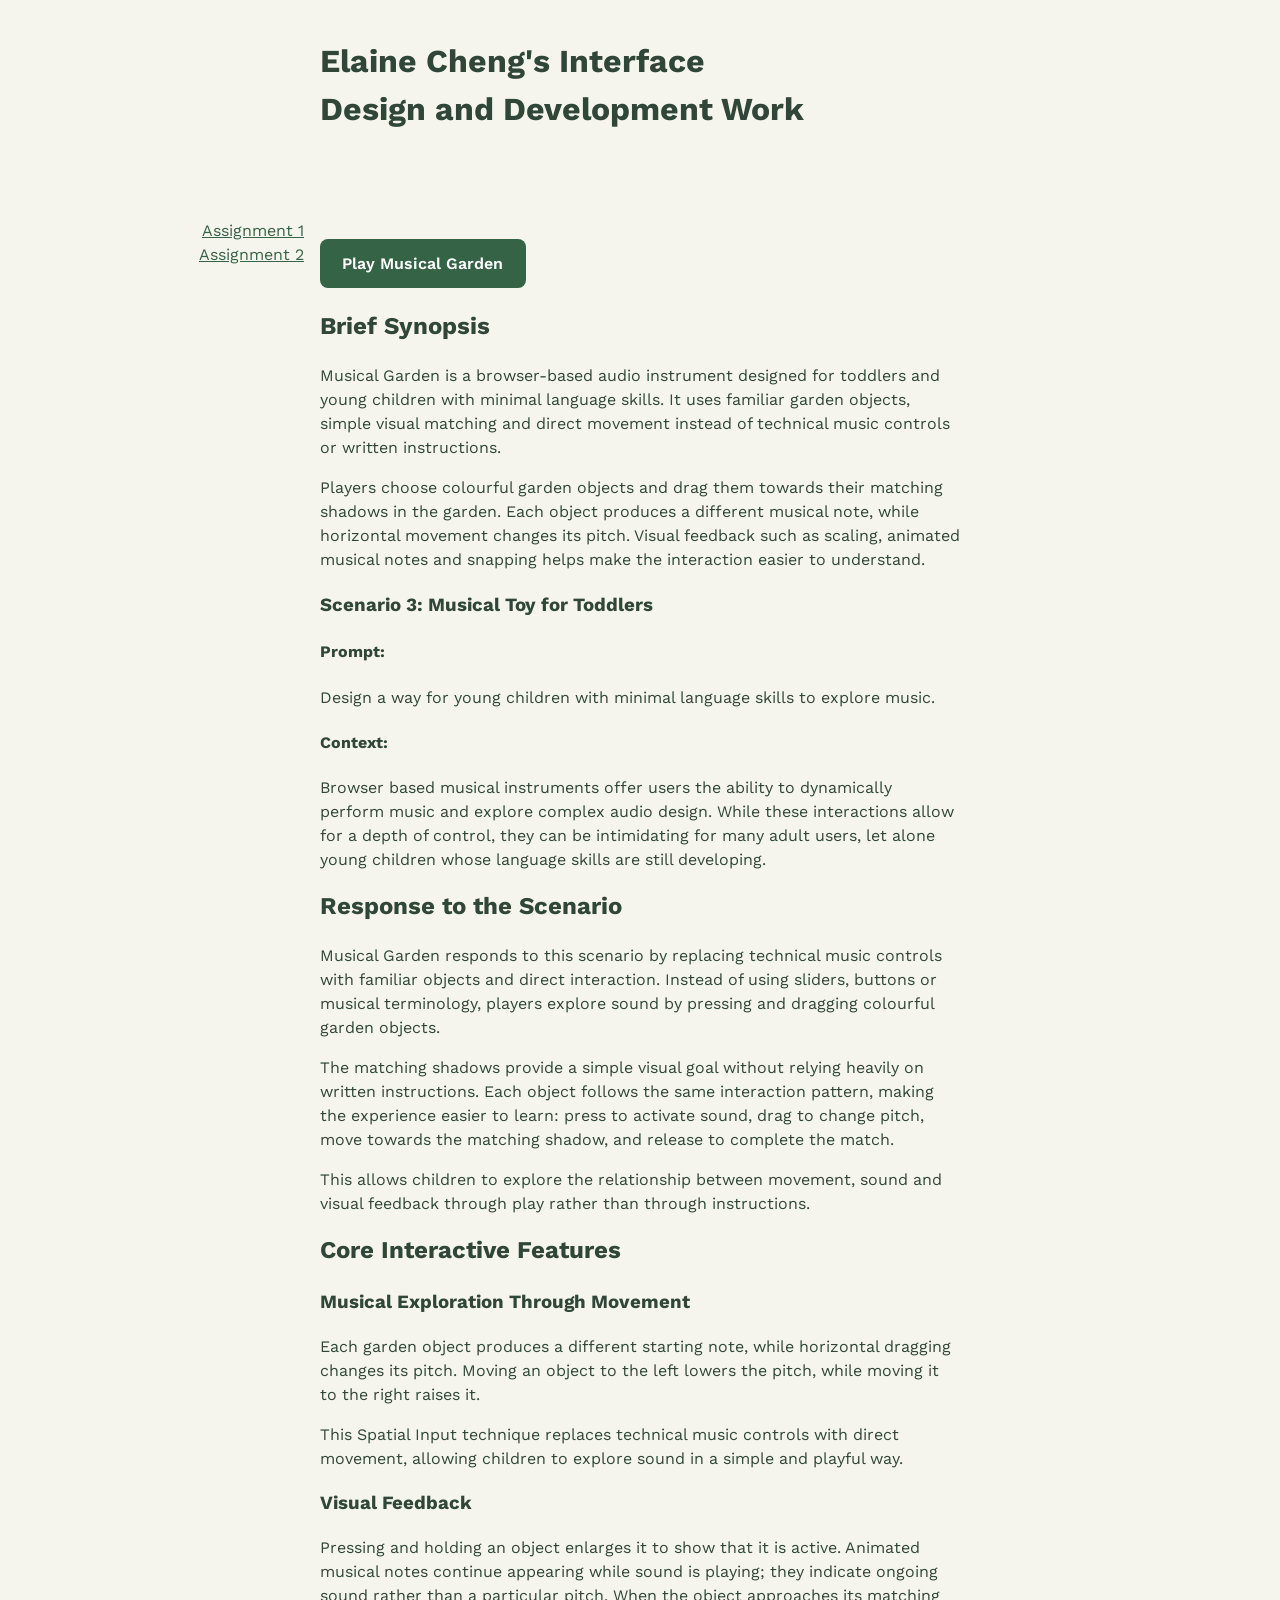
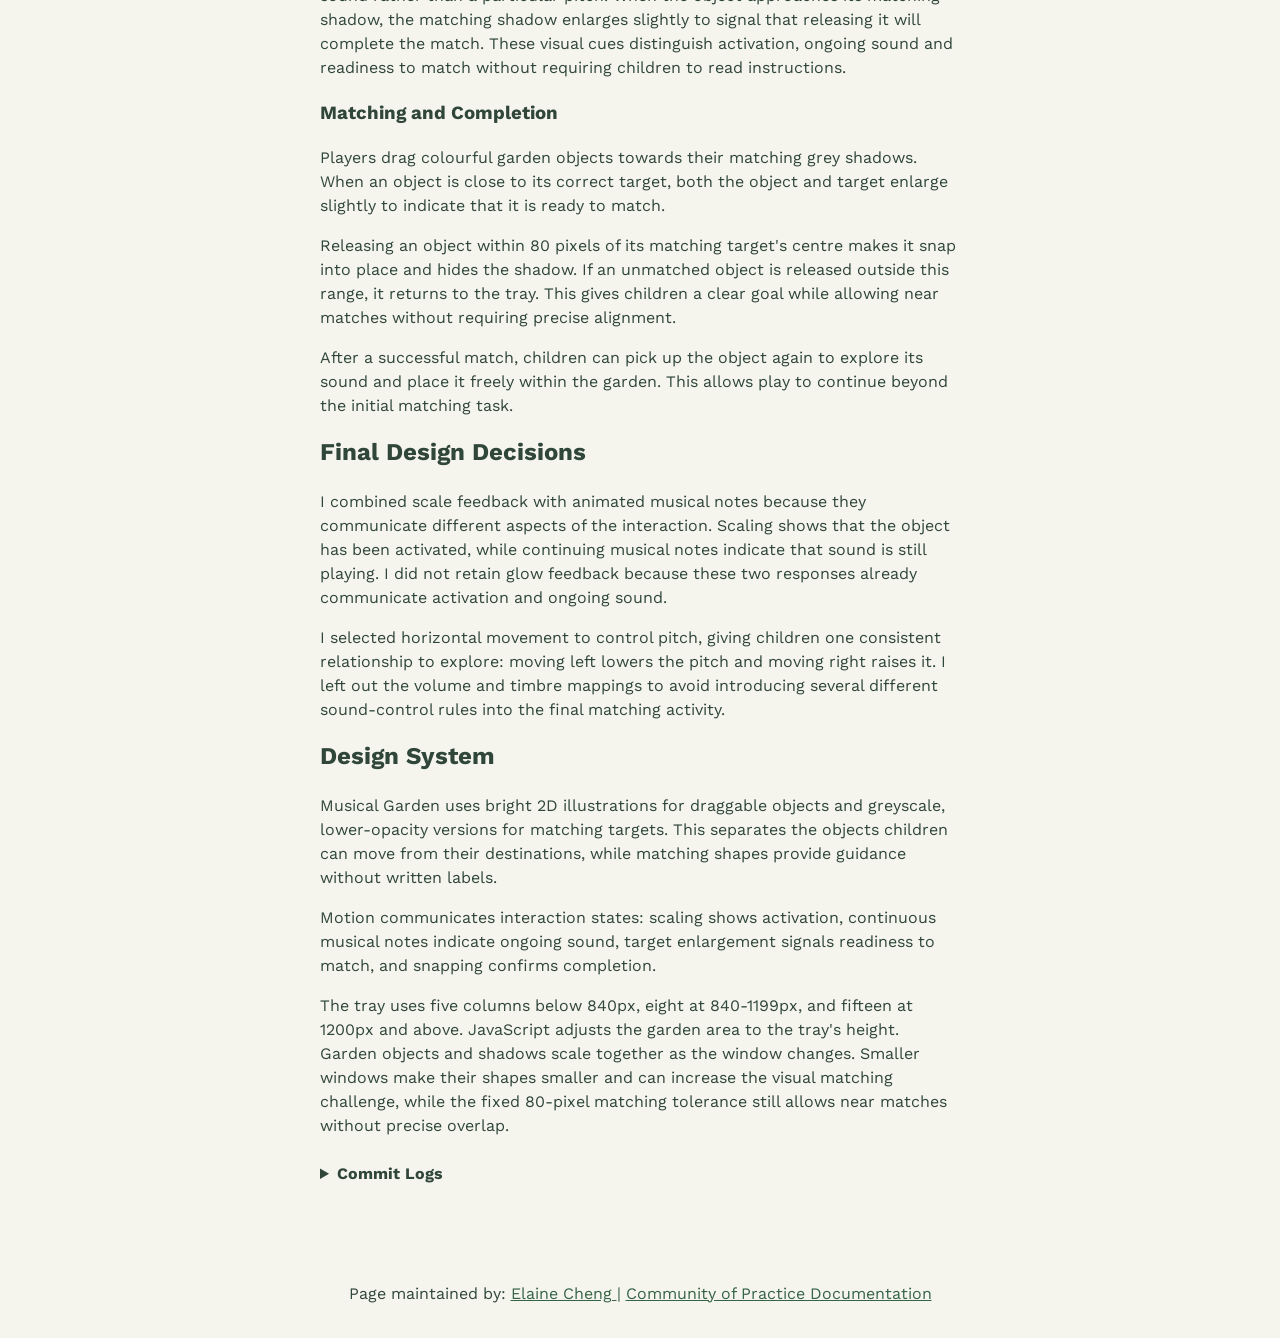
<file: index.html>
<!doctype html>
<html lang="en">
<head>
    <meta charset="UTF-8">
    <meta name="viewport"
          content="width=device-width, user-scalable=no, initial-scale=1.0, maximum-scale=1.0, minimum-scale=1.0">
    <meta http-equiv="X-UA-Compatible" content="ie=edge">

<!-- !!!!! -->
<!--    change this to refer to your specific page  -->
    <title>Elaine Cheng's Work Index</title>

<!-- !!!!! -->
<!--  change this to your preferred icon  -->
    <!-- favicon was sourced from favicon.io but the original graphics are copyright 2020 Twitter, Inc
    and other contributors -->
    <!-- They are licensed under CC-BY 4.0 as linked below -->
    <!-- https://creativecommons.org/licenses/by/4.0/ -->
    <link rel="icon" type="image/png" href="./assets/icons/favicon.png">

    <link rel="stylesheet" href="reset.css">
    <link rel="stylesheet" href="style.css">
</head>
<body>

    <header>
<!-- !!!!! -->
<!--    change this to your preferred online name  -->
        <h1>Elaine Cheng's Interface Design and Development Work</h1>
    </header>

    <div class="mainNavContainer">

        <nav>
            <a href="./assignment1.html">Assignment 1</a>
            <a href="./assignment2.html">Assignment 2</a>
        </nav>

        <main>
            
            <section id="intro-section">
                 <h2>
                    <a
                        class="play-button" href="https://elainechengzy.github.io/musicfortoddlers/"target="_blank"rel="noopener noreferrer">
                        Play Musical Garden
                    </a>
                </h2>

                <h2 class="firstSectionHeading">Brief Synopsis</h2>
                <p> Musical Garden is a browser-based audio instrument designed for toddlers and young children with minimal language skills. It uses familiar garden objects, simple visual matching and direct movement instead of technical music controls or written instructions.</p>
                <p>Players choose colourful garden objects and drag them towards their matching shadows in the garden. Each object produces a different musical note, while horizontal movement changes its pitch. Visual feedback such as scaling, animated musical notes and snapping helps make the interaction easier to understand.</p>
                
                <h3>Scenario 3: Musical Toy for Toddlers</h3>
                <h4>Prompt:</h4>
                <p>Design a way for young children with minimal language skills to explore music.</p>
                <h4>Context:</h4>
                <p>Browser based musical instruments offer users the ability to dynamically perform music and explore complex audio design. While these interactions allow for a depth of control, they can be intimidating for many adult users, let alone young children whose language skills are still developing.</p>

                <h2 class="firstSectionHeading">Response to the Scenario</h2>
                <p>Musical Garden responds to this scenario by replacing technical music controls with familiar objects and direct interaction. Instead of using sliders, buttons or musical terminology, players explore sound by pressing and dragging colourful garden objects.</p>
                <p>The matching shadows provide a simple visual goal without relying heavily on written instructions. Each object follows the same interaction pattern, making the experience easier to learn: press to activate sound, drag to change pitch, move towards the matching shadow, and release to complete the match.</p>
                <p>This allows children to explore the relationship between movement, sound and visual feedback through play rather than through instructions.</p>

                <h2 class="firstSectionHeading">Core Interactive Features</h2>
                <h3>Musical Exploration Through Movement</h3>
                <p>Each garden object produces a different starting note, while horizontal dragging changes its pitch. Moving an object to the left lowers the pitch, while moving it to the right raises it.</p>
                <p>This Spatial Input technique replaces technical music controls with direct movement, allowing children to explore sound in a simple and playful way.</p>
               
                <h3>Visual Feedback</h3>
                <p>Pressing and holding an object enlarges it to show that it is active. Animated musical notes continue appearing while sound is playing; they indicate ongoing sound rather than a particular pitch. When the object approaches its matching shadow, the matching shadow enlarges slightly to signal that releasing it will complete the match. These visual cues distinguish activation, ongoing sound and readiness to match without requiring children to read instructions.</p>
                
                <h3>Matching and Completion</h3>
                <p>Players drag colourful garden objects towards their matching grey shadows. When an object is close to its correct target, both the object and target enlarge slightly to indicate that it is ready to match.</p>
                <p>Releasing an object within 80 pixels of its matching target's centre makes it snap into place and hides the shadow. If an unmatched object is released outside this range, it returns to the tray. This gives children a clear goal while allowing near matches without requiring precise alignment.</p>
                <p>After a successful match, children can pick up the object again to explore its sound and place it freely within the garden. This allows play to continue beyond the initial matching task.</p>

                <h2 class="firstSectionHeading">Final Design Decisions</h2>
                <p>I combined scale feedback with animated musical notes because they communicate different aspects of the interaction. Scaling shows that the object has been activated, while continuing musical notes indicate that sound is still playing. I did not retain glow feedback because these two responses already communicate activation and ongoing sound.</p>
                <p>I selected horizontal movement to control pitch, giving children one consistent relationship to explore: moving left lowers the pitch and moving right raises it. I left out the volume and timbre mappings to avoid introducing several different sound-control rules into the final matching activity.</p>

                <h2 class="firstSectionHeading">Design System</h2>
                <p>Musical Garden uses bright 2D illustrations for draggable objects and greyscale, lower-opacity versions for matching targets. This separates the objects children can move from their destinations, while matching shapes provide guidance without written labels.</p>
                <p>Motion communicates interaction states: scaling shows activation, continuous musical notes indicate ongoing sound, target enlargement signals readiness to match, and snapping confirms completion.</p>
                <p>The tray uses five columns below 840px, eight at 840-1199px, and fifteen at 1200px and above. JavaScript adjusts the garden area to the tray's height. Garden objects and shadows scale together as the window changes. Smaller windows make their shapes smaller and can increase the visual matching challenge, while the fixed 80-pixel matching tolerance still allows near matches without precise overlap.</p>

           <details class="commit-log">
                <summary>Commit Logs</summary>
                 <table>

    <thead><tr>

        <th>Author</th>
        <th>Date</th>
        <th>Subject</th>
        <th>Body</th>

    </tr></thead>

    <tbody>

      <tr>

        <td>ElaineChengZY</td>
        <td>Wed Aug 26 16:06:28 2026 +1000</td>
        <td>Initial commit</td>
        <td></td>

      </tr>

      <tr>

        <td>ElaineChengZY</td>
        <td>Thu Aug 27 14:47:53 2026 +1000</td>
        <td>building/ set up</td>
        <td></td>

      </tr>

      <tr>

        <td>ElaineChengZY</td>
        <td>Thu Aug 27 14:52:10 2026 +1000</td>
        <td>overwrite</td>
        <td></td>

      </tr>

      <tr>

        <td>ElaineChengZY</td>
        <td>Sat Aug 29 23:34:26 2026 +1000</td>
        <td>Set up dialog and button</td>
        <td>Start the D4 note on mousedown and release it on mouseup or mouseleave.</td>

      </tr>

      <tr>

        <td>ElaineChengZY</td>
        <td>Sun Aug 30 00:04:10 2026 +1000</td>
        <td>add scale hover feedback for prototype 1</td>
        <td></td>

      </tr>

      <tr>

        <td>ElaineChengZY</td>
        <td>Sun Aug 30 00:05:40 2026 +1000</td>
        <td>update</td>
        <td></td>

      </tr>

      <tr>

        <td>ElaineChengZY</td>
        <td>Sun Aug 30 14:54:43 2026 +1000</td>
        <td>add scale feedback</td>
        <td>1.3 hover scale;</td>

      </tr>

      <tr>

        <td>ElaineChengZY</td>
        <td>Sun Aug 30 14:59:58 2026 +1000</td>
        <td>rename</td>
        <td></td>

      </tr>

      <tr>

        <td>ElaineChengZY</td>
        <td>Sun Aug 30 15:17:03 2026 +1000</td>
        <td>glow feedback for prototype2</td>
        <td></td>

      </tr>

      <tr>

        <td>ElaineChengZY</td>
        <td>Sun Aug 30 15:23:25 2026 +1000</td>
        <td>rearrange file structure</td>
        <td></td>

      </tr>

      <tr>

        <td>ElaineChengZY</td>
        <td>Sun Aug 30 15:31:54 2026 +1000</td>
        <td>complete lift and shadow feedback</td>
        <td></td>

      </tr>

      <tr>

        <td>ElaineChengZY</td>
        <td>Sun Aug 30 16:54:31 2026 +1000</td>
        <td>map whole-page horizontal movement to pitch</td>
        <td></td>

      </tr>

      <tr>

        <td>ElaineChengZY</td>
        <td>Sun Aug 30 17:12:16 2026 +1000</td>
        <td>replace lift feedback with musical note feedback</td>
        <td></td>

      </tr>

      <tr>

        <td>ElaineChengZY</td>
        <td>Sun Aug 30 22:31:25 2026 +1000</td>
        <td>map whole-page vertical movement to volume</td>
        <td></td>

      </tr>

      <tr>

        <td>ElaineChengZY</td>
        <td>Sun Aug 30 23:16:25 2026 +1000</td>
        <td>map centre-to-edge movement to timbre</td>
        <td></td>

      </tr>

      <tr>

        <td>ElaineChengZY</td>
        <td>Mon Aug 31 15:36:10 2026 +1000</td>
        <td>updated</td>
        <td></td>

      </tr>

      <tr>

        <td>ElaineChengZY</td>
        <td>Wed Sep 9 15:03:48 2026 +1000</td>
        <td>delete unused prototype</td>
        <td></td>

      </tr>

      <tr>

        <td>ElaineChengZY</td>
        <td>Wed Sep 9 15:17:45 2026 +1000</td>
        <td>delete unused prototype</td>
        <td></td>

      </tr>

      <tr>

        <td>ElaineChengZY</td>
        <td>Wed Sep 9 15:30:46 2026 +1000</td>
        <td>fixing on main</td>
        <td></td>

      </tr>

      <tr>

        <td>ElaineChengZY</td>
        <td>Wed Sep 9 16:04:51 2026 +1000</td>
        <td>update</td>
        <td></td>

      </tr>

      <tr>

        <td>ElaineChengZY</td>
        <td>Wed Sep 9 16:43:51 2026 +1000</td>
        <td>Changing the title from main to branch 2</td>
        <td></td>

      </tr>

      <tr>

        <td>ElaineChengZY</td>
        <td>Wed Sep 9 16:49:36 2026 +1000</td>
        <td>create a musical note feedback</td>
        <td></td>

      </tr>

      <tr>

        <td>ElaineChengZY</td>
        <td>Wed Sep 9 16:51:02 2026 +1000</td>
        <td>fixing</td>
        <td></td>

      </tr>

      <tr>

        <td>ElaineChengZY</td>
        <td>Wed Sep 9 16:51:41 2026 +1000</td>
        <td>delete unused prototype</td>
        <td></td>

      </tr>

      <tr>

        <td>ElaineChengZY</td>
        <td>Wed Sep 9 17:19:49 2026 +1000</td>
        <td>Update index.html</td>
        <td></td>

      </tr>

      <tr>

        <td>ElaineChengZY</td>
        <td>Wed Sep 9 19:29:24 2026 +1000</td>
        <td>delete unused prototype and create spatial input</td>
        <td>control pitch in horizontal</td>

      </tr>

      <tr>

        <td>ElaineChengZY</td>
        <td>Wed Sep 9 19:51:40 2026 +1000</td>
        <td>update title to branch 4</td>
        <td></td>

      </tr>

      <tr>

        <td>ElaineChengZY</td>
        <td>Mon Sep 14 16:29:26 2026 +1000</td>
        <td>Add continuous musical note feedback</td>
        <td>Added multiple animated musical notes that continue appearing while the garden button is held.</td>

      </tr>

      <tr>

        <td>ElaineChengZY</td>
        <td>Mon Sep 14 16:59:21 2026 +1000</td>
        <td>Add draggable object to Spatial Horizontal</td>
        <td></td>

      </tr>

      <tr>

        <td>ElaineChengZY</td>
        <td>Mon Sep 14 18:04:28 2026 +1000</td>
        <td>create git commit</td>
        <td></td>

      </tr>

      <tr>

        <td>ElaineChengZY</td>
        <td>Mon Sep 14 18:05:36 2026 +1000</td>
        <td>create git commit</td>
        <td></td>

      </tr>

      <tr>

        <td>ElaineChengZY</td>
        <td>Wed Sep 23 14:54:29 2026 +1000</td>
        <td>include text</td>
        <td></td>

      </tr>

      <tr>

        <td>ElaineChengZY</td>
        <td>Sat Sep 26 21:55:12 2026 +1000</td>
        <td>changing button into picture</td>
        <td></td>

      </tr>

      <tr>

        <td>ElaineChengZY</td>
        <td>Sat Sep 26 22:26:50 2026 +1000</td>
        <td>fixed the size of the picture</td>
        <td></td>

      </tr>

      <tr>

        <td>ElaineChengZY</td>
        <td>Sat Sep 26 22:30:17 2026 +1000</td>
        <td>refined prototype-label style</td>
        <td></td>

      </tr>

      <tr>

        <td>ElaineChengZY</td>
        <td>Sat Sep 26 22:32:08 2026 +1000</td>
        <td>change the size of the object</td>
        <td></td>

      </tr>

      <tr>

        <td>ElaineChengZY</td>
        <td>Sun Sep 27 13:51:17 2026 +1000</td>
        <td>changing button to image</td>
        <td></td>

      </tr>

      <tr>

        <td>ElaineChengZY</td>
        <td>Sun Sep 27 14:26:33 2026 +1000</td>
        <td>adding snap into shadow effect</td>
        <td></td>

      </tr>

      <tr>

        <td>ElaineChengZY</td>
        <td>Sun Sep 27 21:52:54 2026 +1000</td>
        <td>Update Commit Logs</td>
        <td></td>

      </tr>

      <tr>

        <td>ElaineChengZY</td>
        <td>Sun Sep 27 22:12:20 2026 +1000</td>
        <td>Update Commit Logs</td>
        <td></td>

      </tr>

      <tr>

        <td>ElaineChengZY</td>
        <td>Wed Oct 7 14:18:02 2026 +1100</td>
        <td>deleted previous prototype in main</td>
        <td></td>

      </tr>

      <tr>

        <td>ElaineChengZY</td>
        <td>Wed Oct 7 14:49:02 2026 +1100</td>
        <td>Merge branch 'SpatialHorizontal'</td>
        <td></td>

      </tr>

      <tr>

        <td>ElaineChengZY</td>
        <td>Wed Oct 7 14:55:11 2026 +1100</td>
        <td>change title name</td>
        <td></td>

      </tr>

      <tr>

        <td>ElaineChengZY</td>
        <td>Wed Oct 7 15:01:59 2026 +1100</td>
        <td>add and updated scale feedback to final design</td>
        <td></td>

      </tr>

      <tr>

        <td>ElaineChengZY</td>
        <td>Wed Oct 7 15:33:09 2026 +1100</td>
        <td>add favicon</td>
        <td></td>

      </tr>

      <tr>

        <td>ElaineChengZY</td>
        <td>Wed Oct 7 16:17:21 2026 +1100</td>
        <td>Merge branch 'NoteFeedback'</td>
        <td></td>

      </tr>

      <tr>

        <td>ElaineChengZY</td>
        <td>Tue Oct 20 01:31:26 2026 +1100</td>
        <td>Add Flower and Bee matching interactions and responsive styles</td>
        <td></td>

      </tr>

      <tr>

        <td>ElaineChengZY</td>
        <td>Tue Oct 20 19:53:32 2026 +1100</td>
        <td>Add more garden assets and improve responsive tray layout</td>
        <td></td>

      </tr>

      <tr>

        <td>ElaineChengZY</td>
        <td>Wed Oct 21 01:19:33 2026 +1100</td>
        <td>Expand garden assets</td>
        <td> add free placement and style intro dialog, Expand the garden to 15 assets with individual base notes and matching shadows.</td>

      </tr>

    </tbody>
                 </table>
            </section>
        </main>


        <!-- this is an empty element which helps with spacing -->
        <aside></aside>

    </div>

    <footer>
        <p>
<!-- !!!!! -->
<!--    change this to your preferred online name and update link to refer to your github page  -->
            Page maintained by:
            <a href="https://github.com/ElaineChengZY/" target="_blank">
            Elaine Cheng
            </a>
            <a>|</a>
            <a href="https://au.miro.com/app/board/u3jVOf5kmKY=/?share_link_id=674325434034">
            Community of Practice Documentation
            </a>  
        </p>
    </footer>
</body>
</html>
</file>
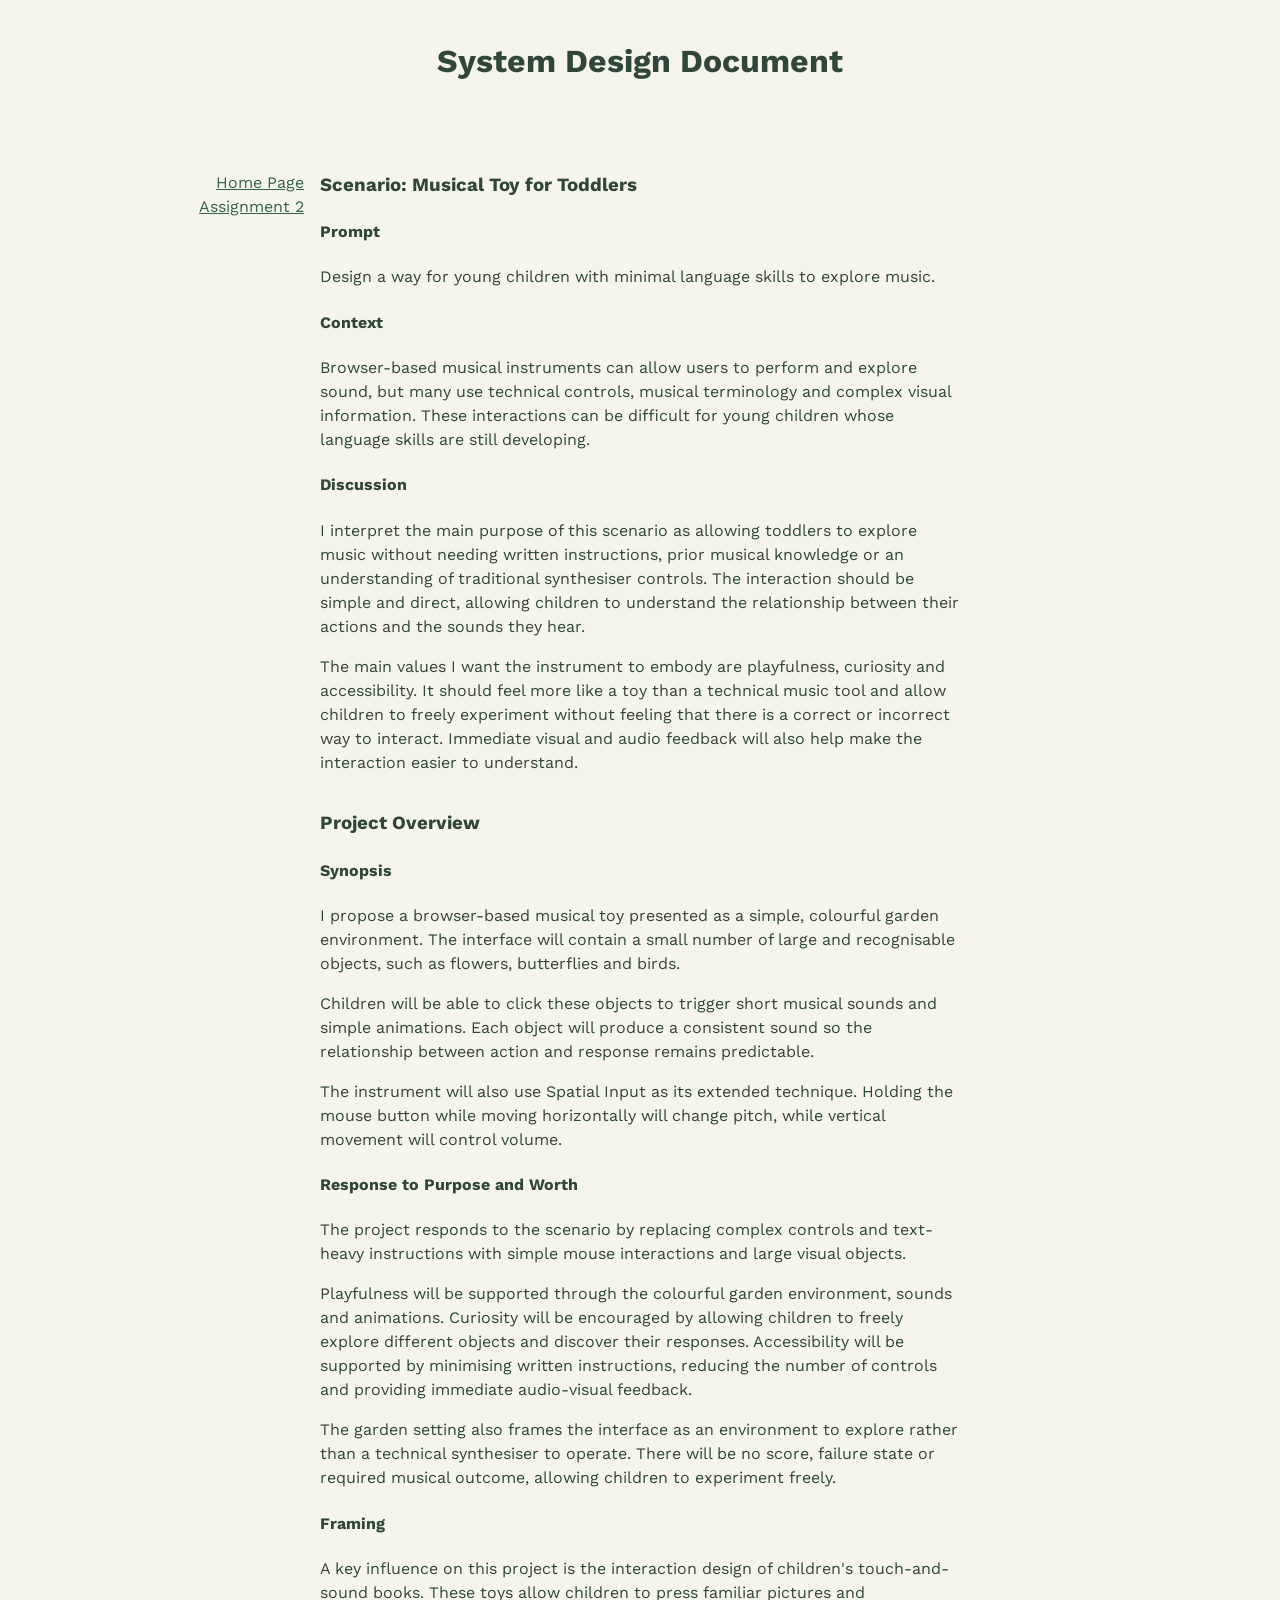
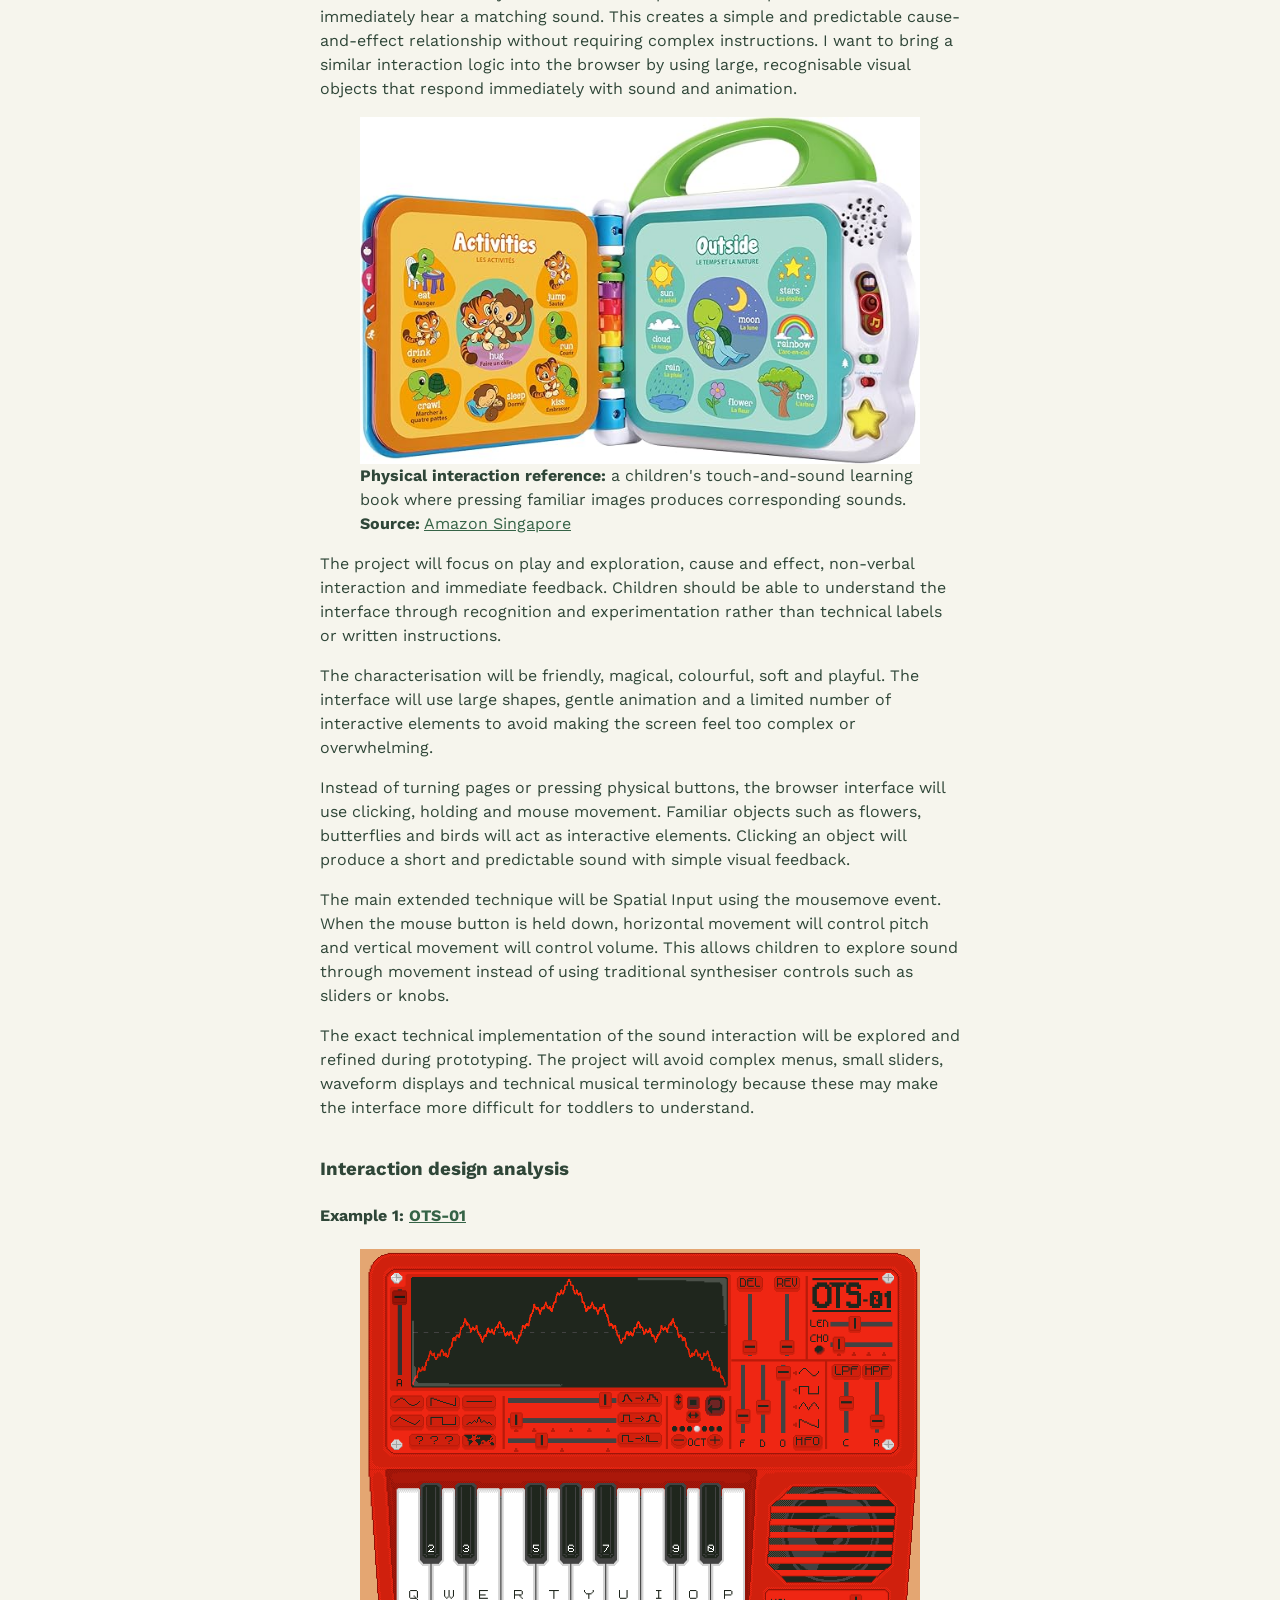
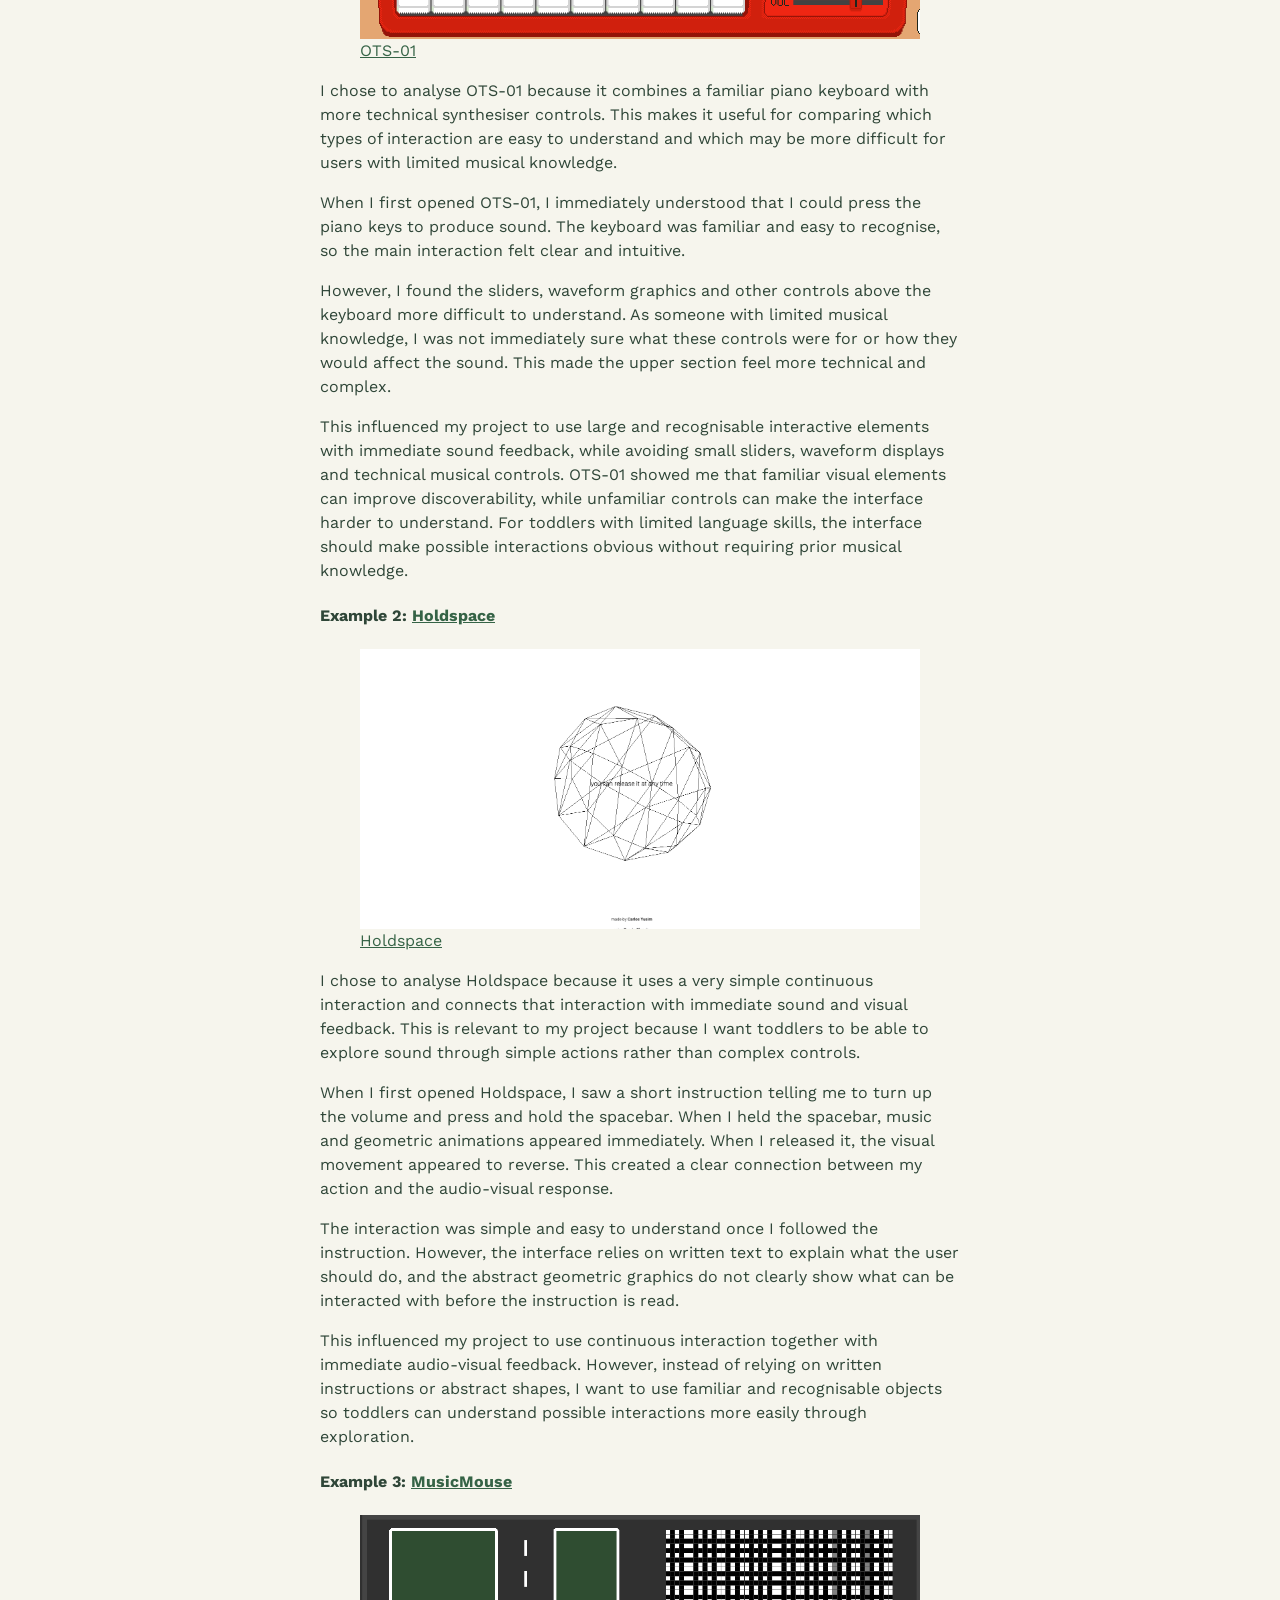
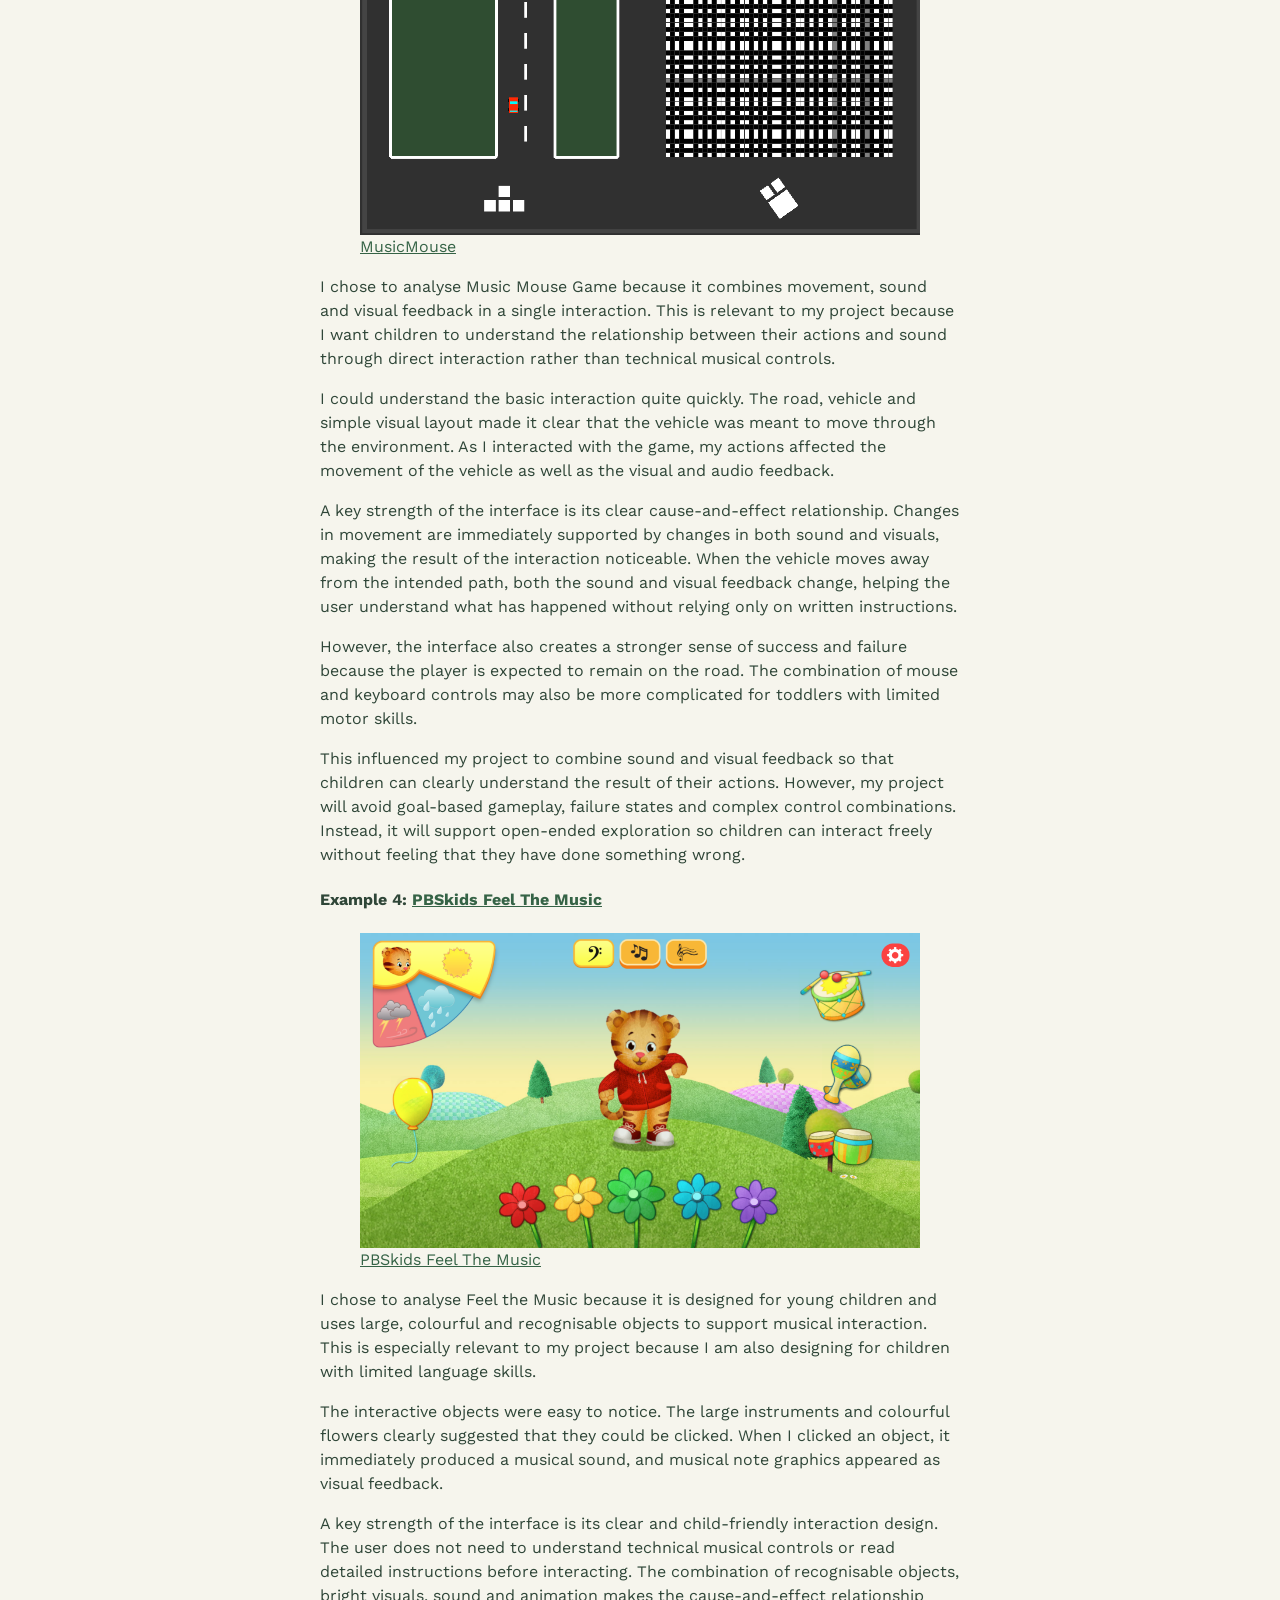
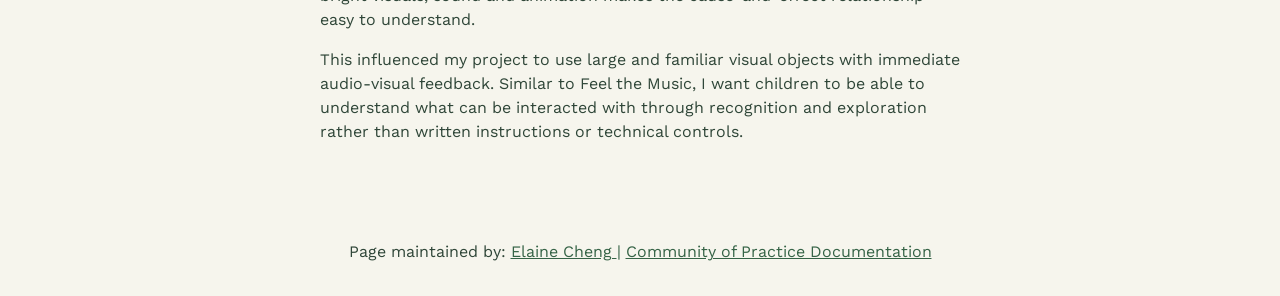
<file: assignment1.html>
<!doctype html>
<html lang="en">
<head>
    <meta charset="UTF-8">
    <meta name="viewport"
          content="width=device-width, user-scalable=no, initial-scale=1.0, maximum-scale=1.0, minimum-scale=1.0">
    <meta http-equiv="X-UA-Compatible" content="ie=edge">

<!-- !!!!! -->
<!--    change this to refer to your specific page  -->
    <title>Assignment1</title>

<!-- !!!!! -->
<!--  change this to your preferred icon  -->
    <!-- favicon was sourced from favicon.io but the original graphics are copyright 2020 Twitter, Inc
    and other contributors -->
    <!-- They are licensed under CC-BY 4.0 as linked below -->
    <!-- https://creativecommons.org/licenses/by/4.0/ -->
    <link rel="icon" type="image/png" href="./assets/icons/favicon.png">

    <link rel="stylesheet" href="reset.css">
    <link rel="stylesheet" href="style.css">
</head>
<body>

    <header>
<!-- !!!!! -->
<!--    change this to your preferred online name  -->
        <h1>System Design Document</h1>
    </header>

    <div class="mainNavContainer">

        <nav>
            <a href="./index.html">Home Page</a>
            <a href="./assignment2.html">Assignment 2</a>
        </nav>

        <main>
            <section id="scenario-section">
                <h3 class="firstSectionHeading">Scenario: Musical Toy for Toddlers</h3>

                <h4>Prompt</h4>
                <p> Design a way for young children with minimal language skills to explore music.</p>
                
                <h4>Context</h4>
                <p>Browser-based musical instruments can allow users to perform and explore sound, but many use technical controls, 
                    musical terminology and complex visual information. These interactions can be difficult for young children whose language skills are still developing.</p>

                <h4>Discussion</h4>
                <P>
                    I interpret the main purpose of this scenario as allowing toddlers to explore music without needing written instructions, 
                    prior musical knowledge or an understanding of traditional synthesiser controls. The interaction should be simple and direct, allowing children 
                    to understand the relationship between their actions and the sounds they hear.
                </p>
                <p>
                    The main values I want the instrument to embody are playfulness, curiosity and accessibility.
                     It should feel more like a toy than a technical music tool and allow children to freely experiment without feeling that there is a 
                     correct or incorrect way to interact. Immediate visual and audio feedback will also help make the interaction easier to understand. 
                    </p>
            
            </section>
            
            <section id="project-overview">
                 <h3>Project Overview</h3>
                 <h4>Synopsis</h4>
                 
                 <p>
                    I propose a browser-based musical toy presented as a simple, colourful garden environment. The interface will contain a small
                     number of large and recognisable objects, such as flowers, butterflies and birds.
                 </p>
                 <p>
                    Children will be able to click these objects to trigger short musical sounds and simple animations. Each object will produce
                    a consistent sound so the relationship between action and response remains predictable.
                 </p>
                 <p>
                    The instrument will also use Spatial Input as its extended technique. Holding the mouse button while moving horizontally 
                    will change pitch, while vertical movement will control volume.
                 </p>

                <h4>Response to Purpose and Worth</h4>
                <p>
                    The project responds to the scenario by replacing complex controls and text-heavy instructions 
                    with simple mouse interactions and large visual objects.
                </p>
                <p>
                    Playfulness will be supported through the colourful garden environment, sounds and animations. 
                    Curiosity will be encouraged by allowing children to freely explore different objects and discover their responses. 
                    Accessibility will be supported by minimising written instructions, reducing the number of controls and providing immediate audio-visual feedback.
                </p>
                <p>
                 The garden setting also frames the interface as an environment to explore rather than a technical synthesiser to operate. 
                 There will be no score, failure state or required musical outcome, allowing children to experiment freely.
                </p>

                <h4>Framing</h4>
                <p>
                    A key influence on this project is the interaction design of children's touch-and-sound books. 
                    These toys allow children to press familiar pictures and immediately hear a matching sound. 
                    This creates a simple and predictable cause-and-effect relationship without requiring complex instructions. 
                    I want to bring a similar interaction logic into the browser by using large, recognisable visual objects that respond immediately with sound and animation.
                </p>

                <figure>
                    <img src="./assets/images/touchsoundbook.jpg" alt="LeapFrog, Learning Friends 100 Words Book">
                    <figcaption>
                        <strong>Physical interaction reference: </strong>a children's touch-and-sound learning book
                        where pressing familiar images produces corresponding sounds.
                        <strong>Source:</strong>
                        <a href="https://www.amazon.sg/Leapfrog-Animals-Book/dp/B0DRL1LMNF" target="_blank">
                       Amazon Singapore
                        </a>
                    </figcaption>
                </figure>
                <p>
                    The project will focus on play and exploration, cause and effect, non-verbal interaction and immediate feedback. 
                    Children should be able to understand the interface through recognition and experimentation rather than technical labels or written instructions.
                </p>
                <p>
                    The characterisation will be friendly, magical, colourful, soft and playful. 
                    The interface will use large shapes, gentle animation and a limited number of interactive elements to avoid making the screen feel too complex or overwhelming.
                </p>
                <p>
                    Instead of turning pages or pressing physical buttons, the browser interface will use clicking, holding and mouse movement. 
                    Familiar objects such as flowers, butterflies and birds will act as interactive elements. 
                    Clicking an object will produce a short and predictable sound with simple visual feedback.
                </p>
                <p>
                    The main extended technique will be Spatial Input using the mousemove event. 
                    When the mouse button is held down, horizontal movement will control pitch and vertical movement will control volume. 
                    This allows children to explore sound through movement instead of using traditional synthesiser controls such as sliders or knobs.
                </p>
                <p>
                    The exact technical implementation of the sound interaction will be explored and refined during prototyping. 
                    The project will avoid complex menus, small sliders, waveform displays and technical musical terminology because these may make the interface more difficult for toddlers to understand.
                </p>
             </section>
             <section id="interaction-analysis">
                <h3>Interaction design analysis</h3>
                <h4>
                    Example 1:
                     <a href="https://bellicapelli.itch.io/ots-01" target="_blank">OTS-01 </a>
                </h4>
                <figure>
                    <img src="./assets/images/OTS-01.png" alt="screen shot of the OTS-01 UI">
                    <figcaption>
                        <a href="https://bellicapelli.itch.io/ots-01">OTS-01</a>
                    </figcaption>
                </figure>
                <P>
                    I chose to analyse OTS-01 because it combines a familiar piano keyboard with more technical synthesiser controls.
                     This makes it useful for comparing which types of interaction are easy to understand and which may be more difficult for users with limited musical knowledge.
                </P>
                <p>
                    When I first opened OTS-01, I immediately understood that I could press the piano keys to produce sound. 
                    The keyboard was familiar and easy to recognise, so the main interaction felt clear and intuitive.
                </p>
                <p>
                    However, I found the sliders, waveform graphics and other controls above the keyboard more difficult to understand. 
                    As someone with limited musical knowledge, I was not immediately sure what these controls were for or how they would affect the sound.
                    This made the upper section feel more technical and complex.
                </p>
                <p>
                    This influenced my project to use large and recognisable interactive elements with immediate sound feedback, while avoiding small sliders, waveform displays and technical musical controls. 
                    OTS-01 showed me that familiar visual elements can improve discoverability, while unfamiliar controls can make the interface harder to understand. 
                    For toddlers with limited language skills, the interface should make possible interactions obvious without requiring prior musical knowledge.
                </p>
                <h4>
                    Example 2:
                    <a href="https://holdspace.surge.sh/" target="_blank">Holdspace</a>
                </h4>
                <figure>
                    <img src="./assets/images/Holdspace.png" alt="screen shot of the holdspace UI">
                    <figcaption>
                      <a href="https://holdspace.surge.sh/">Holdspace</a>
                    </figcaption>
                </figure>
                <p>
                    I chose to analyse Holdspace because it uses a very simple continuous interaction and connects that interaction with immediate sound and visual feedback. 
                    This is relevant to my project because I want toddlers to be able to explore sound through simple actions rather than complex controls.
                </p>
                <p>
                    When I first opened Holdspace, I saw a short instruction telling me to turn up the volume and press and hold the spacebar.
                    When I held the spacebar, music and geometric animations appeared immediately. When I released it, the visual movement appeared to reverse. 
                    This created a clear connection between my action and the audio-visual response.
                </p>
                <p>
                    The interaction was simple and easy to understand once I followed the instruction. 
                    However, the interface relies on written text to explain what the user should do,
                    and the abstract geometric graphics do not clearly show what can be interacted with before the instruction is read.
                </p>
                <p>
                   This influenced my project to use continuous interaction together with immediate audio-visual feedback. However, instead of relying on written instructions or abstract shapes, 
                   I want to use familiar and recognisable objects so toddlers can understand possible interactions more easily through exploration. 
                </p>

                <h4>
                    Example 3:
                    <a href="https://dr-d-king.itch.io/musicmousegame" target="_blank">MusicMouse</a>
                </h4>
                <figure>
                    <img src="./assets/images/MusicMouse.png" alt="screen shot of the MusicMouse UI">
                    <figcaption>
                      <a href="https://dr-d-king.itch.io/musicmousegame">MusicMouse</a>
                    </figcaption>
                </figure>
                 <p>
                    I chose to analyse Music Mouse Game because it combines movement, sound and visual feedback in a single interaction. 
                    This is relevant to my project because I want children to understand the relationship between their actions and sound through direct interaction rather than technical musical controls.
                </p>
                <p>
                    I could understand the basic interaction quite quickly. The road, vehicle and simple visual layout made it clear that the vehicle was meant to move through the environment. 
                    As I interacted with the game, my actions affected the movement of the vehicle as well as the visual and audio feedback.
                </p>
                <p>
                    A key strength of the interface is its clear cause-and-effect relationship. Changes in movement are immediately supported by changes in both sound and visuals, making the result of the interaction noticeable. 
                    When the vehicle moves away from the intended path, both the sound and visual feedback change, helping the user understand what has happened without relying only on written instructions.
                </p>
                <p>
                   However, the interface also creates a stronger sense of success and failure because the player is expected to remain on the road. 
                   The combination of mouse and keyboard controls may also be more complicated for toddlers with limited motor skills.
                </p>
                <p>
                    This influenced my project to combine sound and visual feedback so that children can clearly understand the result of their actions. 
                    However, my project will avoid goal-based gameplay, failure states and complex control combinations. 
                    Instead, it will support open-ended exploration so children can interact freely without feeling that they have done something wrong.
                </p>

                <h4>
                    Example 4:
                    <a href="https://pbskids.org/games/play/feel-the-music/8570" target="_blank">PBSkids Feel The Music</a>
                </h4>
                <figure>
                    <img src="./assets/images/FeelTheMusic.png" alt="screen shot of the FeelTheMusic UI">
                    <figcaption>
                      <a href="https://pbskids.org/games/play/feel-the-music/8570">PBSkids Feel The Music</a>
                    </figcaption>
                </figure>
                <p>
                    I chose to analyse Feel the Music because it is designed for young children and uses large, colourful and recognisable objects to support musical interaction. 
                    This is especially relevant to my project because I am also designing for children with limited language skills.
                </p>
                <P>
                    The interactive objects were easy to notice. The large instruments and colourful flowers clearly suggested that they could be clicked.
                    When I clicked an object, it immediately produced a musical sound, and musical note graphics appeared as visual feedback.
                </P>
                <p>
                    A key strength of the interface is its clear and child-friendly interaction design. The user does not need to understand technical musical controls or read detailed instructions before interacting.
                    The combination of recognisable objects, bright visuals, sound and animation makes the cause-and-effect relationship easy to understand.
                </p>
                <p>
                    This influenced my project to use large and familiar visual objects with immediate audio-visual feedback. Similar to Feel the Music, 
                    I want children to be able to understand what can be interacted with through recognition and exploration rather than written instructions or technical controls.
                </p>

                
                

             </section>
        </main>

        <!-- this is an empty element which helps with spacing -->
        <aside></aside>

    </div>

    <footer>
        <p>
<!-- !!!!! -->
<!--    change this to your preferred online name and update link to refer to your github page  -->
            Page maintained by:
            <a href="https://github.com/ElaineChengZY/" target="_blank">
            Elaine Cheng
            </a>
            
            <a>|</a>

            <a href="https://au.miro.com/app/board/u3jVOf5kmKY=/?share_link_id=674325434034">
            Community of Practice Documentation
            </a>
        </p>
    </footer>
</body>
</html>
</file>
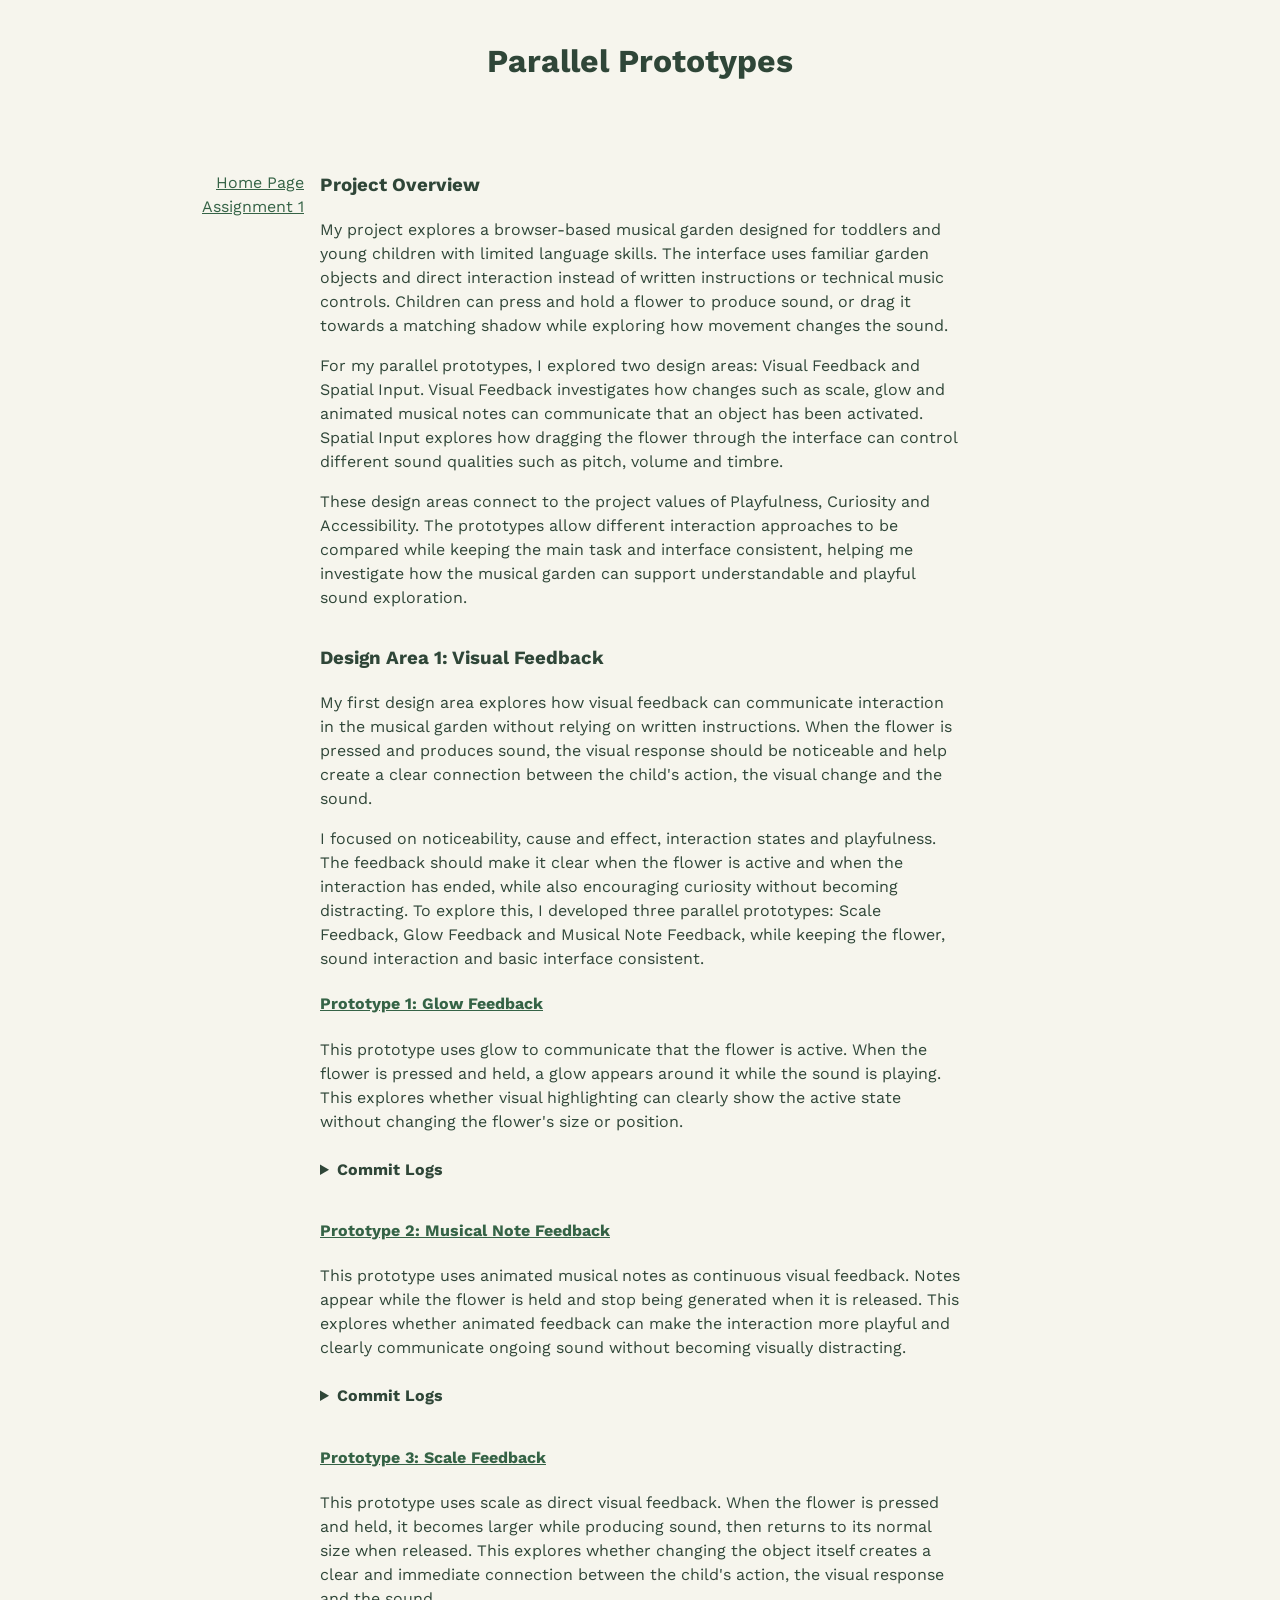
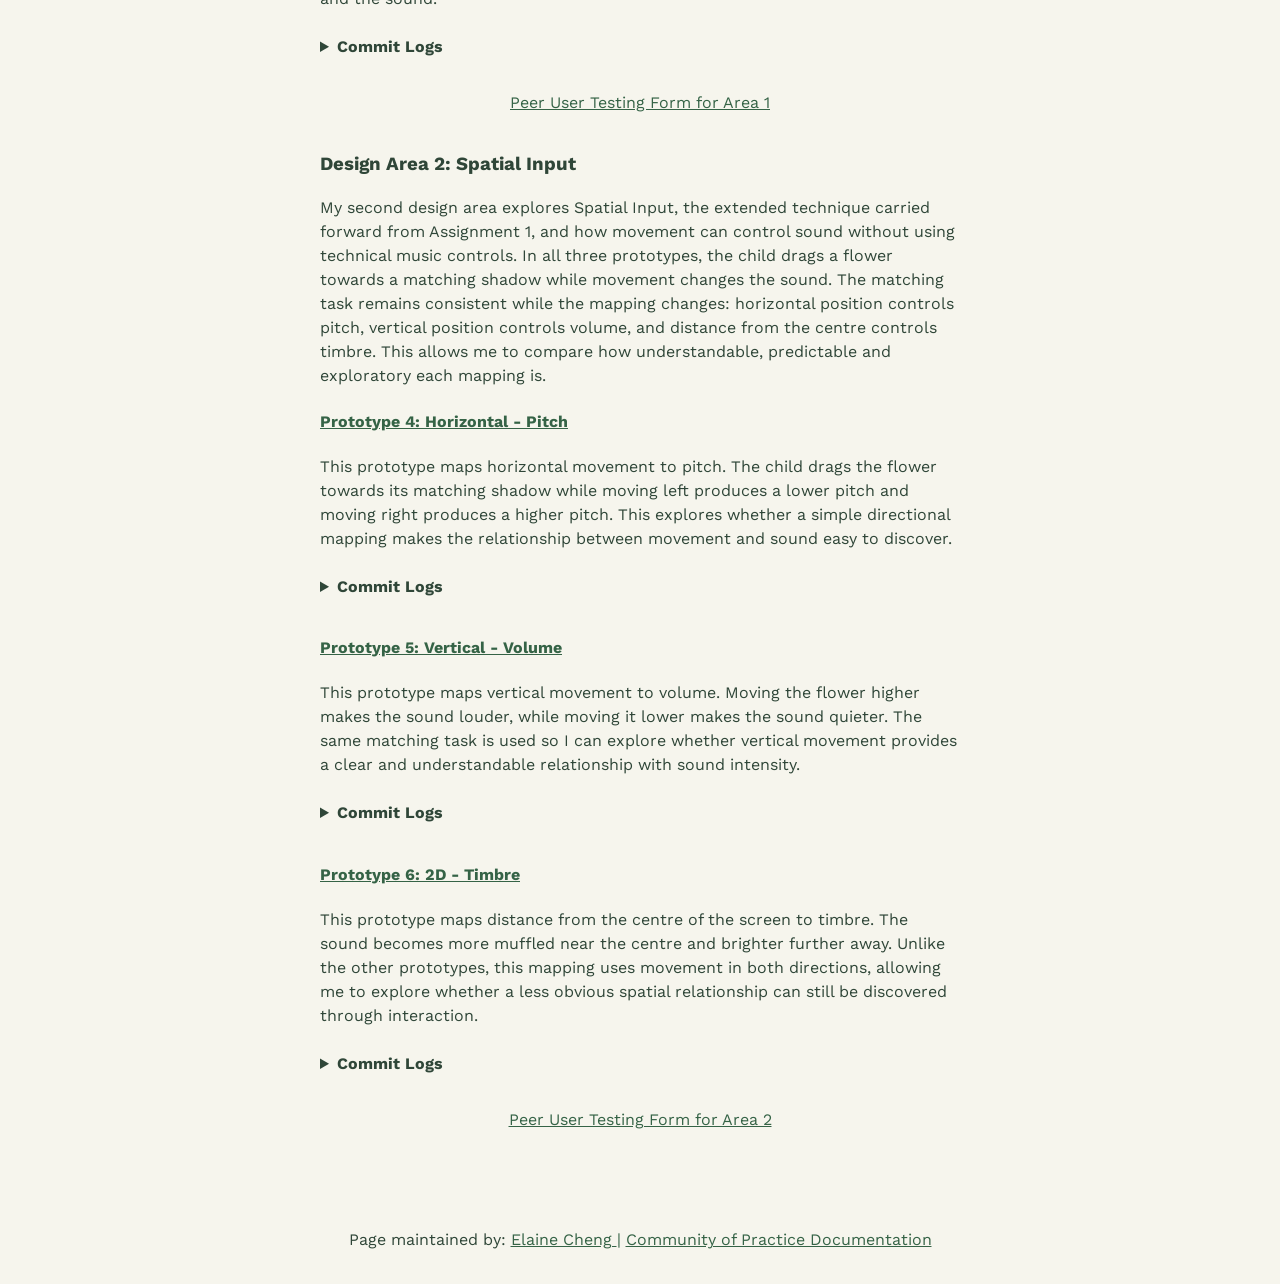
<file: assignment2.html>
<!doctype html>
<html lang="en">
<head>
    <meta charset="UTF-8">
    <meta name="viewport"
          content="width=device-width, user-scalable=no, initial-scale=1.0, maximum-scale=1.0, minimum-scale=1.0">
    <meta http-equiv="X-UA-Compatible" content="ie=edge">

<!-- !!!!! -->
<!--    change this to refer to your specific page  -->
    <title>Assignment2</title>

<!-- !!!!! -->
<!--  change this to your preferred icon  -->
    <!-- favicon was sourced from favicon.io but the original graphics are copyright 2020 Twitter, Inc
    and other contributors -->
    <!-- They are licensed under CC-BY 4.0 as linked below -->
    <!-- https://creativecommons.org/licenses/by/4.0/ -->
    <link rel="icon" type="image/png" href="./assets/icons/favicon.png">

    <link rel="stylesheet" href="reset.css">
    <link rel="stylesheet" href="style.css">
</head>
<body>

    <header>
<!-- !!!!! -->
<!--    change this to your preferred online name  -->
        <h1>Parallel Prototypes</h1>
    </header>

    <div class="mainNavContainer">

        <nav>
            <a href="./index.html">Home Page</a>
            <a href="./assignment1.html">Assignment 1</a>
        </nav>

        <main>
            <section id="intro-section">
                <h3 class="firstSectionHeading">Project Overview</h3>
                <p>
                 My project explores a browser-based musical garden designed for toddlers and young children
                 with limited language skills. The interface uses familiar garden objects and direct interaction
                 instead of written instructions or technical music controls. Children can press and hold a
                 flower to produce sound, or drag it towards a matching shadow while exploring how movement
                 changes the sound.
                </p>

                <p>
                 For my parallel prototypes, I explored two design areas: Visual Feedback and Spatial Input.
                 Visual Feedback investigates how changes such as scale, glow and animated musical notes can
                 communicate that an object has been activated. Spatial Input explores how dragging the flower
                 through the interface can control different sound qualities such as pitch, volume and timbre.
                </p>

                <p>
                 These design areas connect to the project values of Playfulness, Curiosity and Accessibility.
                 The prototypes allow different interaction approaches to be compared while keeping the main
                 task and interface consistent, helping me investigate how the musical garden can support
                 understandable and playful sound exploration.
                </p>
            </section>

            <section>
                <h3>Design Area 1: Visual Feedback</h3>
                <p>
                 My first design area explores how visual feedback can communicate interaction in the musical
                 garden without relying on written instructions. When the flower is pressed and produces sound,
                 the visual response should be noticeable and help create a clear connection between the child's
                 action, the visual change and the sound.
                </p>

                <p>
                 I focused on noticeability, cause and effect, interaction states and playfulness. The feedback
                 should make it clear when the flower is active and when the interaction has ended, while also
                 encouraging curiosity without becoming distracting. To explore this, I developed three parallel
                 prototypes: Scale Feedback, Glow Feedback and Musical Note Feedback, while keeping the flower,
                 sound interaction and basic interface consistent.
                </p>

                  <h4>
                    <a href="https://feedback-exploration-glow.github.io/musicfortoddlers/" target="_blank">
                        Prototype 1: Glow Feedback
                    </a>
                </h4>
                <p>
                 This prototype uses glow to communicate that the flower is active. When the flower is pressed and held, a glow appears around it while the sound is playing. This explores whether visual highlighting can clearly show the active state without changing the flower's size or position.
                </p>

                <details class="commit-log">   
                     <summary>Commit Logs</summary>
                     <table>

    <thead><tr>

        <th>Author</th>
        <th>Date</th>
        <th>Subject</th>
        <th>Body</th>

    </tr></thead>

    <tbody>

      <tr>

        <td>ElaineChengZY</td>
        <td>Wed Aug 26 16:06:28 2026 +1000</td>
        <td>Initial commit</td>
        <td></td>

      </tr>

      <tr>

        <td>ElaineChengZY</td>
        <td>Thu Aug 27 14:47:53 2026 +1000</td>
        <td>building/ set up</td>
        <td></td>

      </tr>

      <tr>

        <td>ElaineChengZY</td>
        <td>Thu Aug 27 14:52:10 2026 +1000</td>
        <td>overwrite</td>
        <td></td>

      </tr>

      <tr>

        <td>ElaineChengZY</td>
        <td>Sat Aug 29 23:34:26 2026 +1000</td>
        <td>Set up dialog and button</td>
        <td>Start the D4 note on mousedown and release it on mouseup or mouseleave.</td>

      </tr>

      <tr>

        <td>ElaineChengZY</td>
        <td>Sun Aug 30 00:04:10 2026 +1000</td>
        <td>add scale hover feedback for prototype 1</td>
        <td></td>

      </tr>

      <tr>

        <td>ElaineChengZY</td>
        <td>Sun Aug 30 00:05:40 2026 +1000</td>
        <td>update</td>
        <td></td>

      </tr>

      <tr>

        <td>ElaineChengZY</td>
        <td>Sun Aug 30 14:54:43 2026 +1000</td>
        <td>add scale feedback</td>
        <td>1.3 hover scale;</td>

      </tr>

      <tr>

        <td>ElaineChengZY</td>
        <td>Sun Aug 30 14:59:58 2026 +1000</td>
        <td>rename</td>
        <td></td>

      </tr>

      <tr>

        <td>ElaineChengZY</td>
        <td>Sun Aug 30 15:17:03 2026 +1000</td>
        <td>glow feedback for prototype2</td>
        <td></td>

      </tr>

      <tr>

        <td>ElaineChengZY</td>
        <td>Sun Aug 30 15:23:25 2026 +1000</td>
        <td>rearrange file structure</td>
        <td></td>

      </tr>

      <tr>

        <td>ElaineChengZY</td>
        <td>Sun Aug 30 15:31:54 2026 +1000</td>
        <td>complete lift and shadow feedback</td>
        <td></td>

      </tr>

      <tr>

        <td>ElaineChengZY</td>
        <td>Sun Aug 30 16:54:31 2026 +1000</td>
        <td>map whole-page horizontal movement to pitch</td>
        <td></td>

      </tr>

      <tr>

        <td>ElaineChengZY</td>
        <td>Sun Aug 30 17:12:16 2026 +1000</td>
        <td>replace lift feedback with musical note feedback</td>
        <td></td>

      </tr>

      <tr>

        <td>ElaineChengZY</td>
        <td>Sun Aug 30 22:31:25 2026 +1000</td>
        <td>map whole-page vertical movement to volume</td>
        <td></td>

      </tr>

      <tr>

        <td>ElaineChengZY</td>
        <td>Sun Aug 30 23:16:25 2026 +1000</td>
        <td>map centre-to-edge movement to timbre</td>
        <td></td>

      </tr>

      <tr>

        <td>ElaineChengZY</td>
        <td>Mon Aug 31 15:36:10 2026 +1000</td>
        <td>updated</td>
        <td></td>

      </tr>

      <tr>

        <td>ElaineChengZY</td>
        <td>Wed Sep 9 14:06:31 2026 +1000</td>
        <td>trying branch 1</td>
        <td></td>

      </tr>

      <tr>

        <td>ElaineChengZY</td>
        <td>Wed Sep 9 15:01:09 2026 +1000</td>
        <td>create a glow feedback on button</td>
        <td></td>

      </tr>

      <tr>

        <td>ElaineChengZY</td>
        <td>Wed Sep 9 15:02:47 2026 +1000</td>
        <td>delete unused prototypes</td>
        <td></td>

      </tr>

      <tr>

        <td>ElaineChengZY</td>
        <td>Wed Sep 9 15:35:23 2026 +1000</td>
        <td>create a glow feedback</td>
        <td></td>

      </tr>

      <tr>

        <td>ElaineChengZY</td>
        <td>Wed Sep 9 16:16:02 2026 +1000</td>
        <td>Create commit_history.csv</td>
        <td></td>

      </tr>

      <tr>

        <td>ElaineChengZY</td>
        <td>Mon Sep 14 17:10:55 2026 +1000</td>
        <td>delete unused prototype</td>
        <td></td>

      </tr>

      <tr>

        <td>ElaineChengZY</td>
        <td>Wed Sep 23 14:59:08 2026 +1000</td>
        <td>Include text on page</td>
        <td></td>

      </tr>

      <tr>

        <td>ElaineChengZY</td>
        <td>Sun Sep 27 13:37:21 2026 +1000</td>
        <td>changing button to image</td>
        <td></td>

      </tr>

    </tbody>

</table>
</details>

                  <h4>
                    <a href="https://feedback-exploration-notes.github.io/musicfortoddlers/" target="_blank">
                        Prototype 2: Musical Note Feedback
                    </a>
                </h4>
                <p>
                 This prototype uses animated musical notes as continuous visual feedback. Notes appear while the flower is held and stop being generated when it is released. This explores whether animated feedback can make the interaction more playful and clearly communicate ongoing sound without becoming visually distracting.
                </p>

                <details class="commit-log">
                    <summary>Commit Logs</summary>
                    <table>

    <thead><tr>

        <th>Author</th>
        <th>Date</th>
        <th>Subject</th>
        <th>Body</th>

    </tr></thead>

    <tbody>

      <tr>

        <td>ElaineChengZY</td>
        <td>Wed Aug 26 16:06:28 2026 +1000</td>
        <td>Initial commit</td>
        <td></td>

      </tr>

      <tr>

        <td>ElaineChengZY</td>
        <td>Thu Aug 27 14:47:53 2026 +1000</td>
        <td>building/ set up</td>
        <td></td>

      </tr>

      <tr>

        <td>ElaineChengZY</td>
        <td>Thu Aug 27 14:52:10 2026 +1000</td>
        <td>overwrite</td>
        <td></td>

      </tr>

      <tr>

        <td>ElaineChengZY</td>
        <td>Sat Aug 29 23:34:26 2026 +1000</td>
        <td>Set up dialog and button</td>
        <td>Start the D4 note on mousedown and release it on mouseup or mouseleave.</td>

      </tr>

      <tr>

        <td>ElaineChengZY</td>
        <td>Sun Aug 30 00:04:10 2026 +1000</td>
        <td>add scale hover feedback for prototype 1</td>
        <td></td>

      </tr>

      <tr>

        <td>ElaineChengZY</td>
        <td>Sun Aug 30 00:05:40 2026 +1000</td>
        <td>update</td>
        <td></td>

      </tr>

      <tr>

        <td>ElaineChengZY</td>
        <td>Sun Aug 30 14:54:43 2026 +1000</td>
        <td>add scale feedback</td>
        <td>1.3 hover scale;</td>

      </tr>

      <tr>

        <td>ElaineChengZY</td>
        <td>Sun Aug 30 14:59:58 2026 +1000</td>
        <td>rename</td>
        <td></td>

      </tr>

      <tr>

        <td>ElaineChengZY</td>
        <td>Sun Aug 30 15:17:03 2026 +1000</td>
        <td>glow feedback for prototype2</td>
        <td></td>

      </tr>

      <tr>

        <td>ElaineChengZY</td>
        <td>Sun Aug 30 15:23:25 2026 +1000</td>
        <td>rearrange file structure</td>
        <td></td>

      </tr>

      <tr>

        <td>ElaineChengZY</td>
        <td>Sun Aug 30 15:31:54 2026 +1000</td>
        <td>complete lift and shadow feedback</td>
        <td></td>

      </tr>

      <tr>

        <td>ElaineChengZY</td>
        <td>Sun Aug 30 16:54:31 2026 +1000</td>
        <td>map whole-page horizontal movement to pitch</td>
        <td></td>

      </tr>

      <tr>

        <td>ElaineChengZY</td>
        <td>Sun Aug 30 17:12:16 2026 +1000</td>
        <td>replace lift feedback with musical note feedback</td>
        <td></td>

      </tr>

      <tr>

        <td>ElaineChengZY</td>
        <td>Sun Aug 30 22:31:25 2026 +1000</td>
        <td>map whole-page vertical movement to volume</td>
        <td></td>

      </tr>

      <tr>

        <td>ElaineChengZY</td>
        <td>Sun Aug 30 23:16:25 2026 +1000</td>
        <td>map centre-to-edge movement to timbre</td>
        <td></td>

      </tr>

      <tr>

        <td>ElaineChengZY</td>
        <td>Mon Aug 31 15:36:10 2026 +1000</td>
        <td>updated</td>
        <td></td>

      </tr>

      <tr>

        <td>ElaineChengZY</td>
        <td>Wed Sep 9 15:03:48 2026 +1000</td>
        <td>delete unused prototype</td>
        <td></td>

      </tr>

      <tr>

        <td>ElaineChengZY</td>
        <td>Wed Sep 9 15:17:45 2026 +1000</td>
        <td>delete unused prototype</td>
        <td></td>

      </tr>

      <tr>

        <td>ElaineChengZY</td>
        <td>Wed Sep 9 15:30:46 2026 +1000</td>
        <td>fixing on main</td>
        <td></td>

      </tr>

      <tr>

        <td>ElaineChengZY</td>
        <td>Wed Sep 9 16:04:51 2026 +1000</td>
        <td>update</td>
        <td></td>

      </tr>

      <tr>

        <td>ElaineChengZY</td>
        <td>Wed Sep 9 16:43:51 2026 +1000</td>
        <td>Changing the title from main to branch 2</td>
        <td></td>

      </tr>

      <tr>

        <td>ElaineChengZY</td>
        <td>Wed Sep 9 16:49:36 2026 +1000</td>
        <td>create a musical note feedback</td>
        <td></td>

      </tr>

      <tr>

        <td>ElaineChengZY</td>
        <td>Wed Sep 9 16:51:02 2026 +1000</td>
        <td>fixing</td>
        <td></td>

      </tr>

      <tr>

        <td>ElaineChengZY</td>
        <td>Wed Sep 9 16:51:41 2026 +1000</td>
        <td>delete unused prototype</td>
        <td></td>

      </tr>

      <tr>

        <td>ElaineChengZY</td>
        <td>Mon Sep 14 16:29:26 2026 +1000</td>
        <td>Add continuous musical note feedback</td>
        <td>Added multiple animated musical notes that continue appearing while the garden button is held.</td>

      </tr>

      <tr>

        <td>ElaineChengZY</td>
        <td>Mon Sep 14 18:04:28 2026 +1000</td>
        <td>create git commit</td>
        <td></td>

      </tr>

      <tr>

        <td>ElaineChengZY</td>
        <td>Sun Sep 27 13:51:17 2026 +1000</td>
        <td>changing button to image</td>
        <td></td>

      </tr>

    </tbody>

</table>
                </details>

                <h4>
                    <a href ="https://feedback-exploration-scale.github.io/musicfortoddlers/" target="_blank">
                        Prototype 3: Scale Feedback
                    </a>
                </h4>
                <p>
                 This prototype uses scale as direct visual feedback. When the flower is pressed and held, it becomes larger while producing sound, then returns to its normal size when released. This explores whether changing the object itself creates a clear and immediate connection between the child's action, the visual response and the sound.
                </p>

                <details class="commit-log">
                    <summary>Commit Logs</summary>
                    <table>

    <thead><tr>

        <th>Author</th>
        <th>Date</th>
        <th>Subject</th>
        <th>Body</th>

    </tr></thead>

    <tbody>

      <tr>

        <td>ElaineChengZY</td>
        <td>Wed Aug 26 16:06:28 2026 +1000</td>
        <td>Initial commit</td>
        <td></td>

      </tr>

      <tr>

        <td>ElaineChengZY</td>
        <td>Thu Aug 27 14:47:53 2026 +1000</td>
        <td>building/ set up</td>
        <td></td>

      </tr>

      <tr>

        <td>ElaineChengZY</td>
        <td>Thu Aug 27 14:52:10 2026 +1000</td>
        <td>overwrite</td>
        <td></td>

      </tr>

      <tr>

        <td>ElaineChengZY</td>
        <td>Sat Aug 29 23:34:26 2026 +1000</td>
        <td>Set up dialog and button</td>
        <td>Start the D4 note on mousedown and release it on mouseup or mouseleave.</td>

      </tr>

      <tr>

        <td>ElaineChengZY</td>
        <td>Sun Aug 30 00:04:10 2026 +1000</td>
        <td>add scale hover feedback for prototype 1</td>
        <td></td>

      </tr>

      <tr>

        <td>ElaineChengZY</td>
        <td>Sun Aug 30 00:05:40 2026 +1000</td>
        <td>update</td>
        <td></td>

      </tr>

      <tr>

        <td>ElaineChengZY</td>
        <td>Sun Aug 30 14:54:43 2026 +1000</td>
        <td>add scale feedback</td>
        <td>1.3 hover scale;</td>

      </tr>

      <tr>

        <td>ElaineChengZY</td>
        <td>Sun Aug 30 14:59:58 2026 +1000</td>
        <td>rename</td>
        <td></td>

      </tr>

      <tr>

        <td>ElaineChengZY</td>
        <td>Sun Aug 30 15:17:03 2026 +1000</td>
        <td>glow feedback for prototype2</td>
        <td></td>

      </tr>

      <tr>

        <td>ElaineChengZY</td>
        <td>Sun Aug 30 15:23:25 2026 +1000</td>
        <td>rearrange file structure</td>
        <td></td>

      </tr>

      <tr>

        <td>ElaineChengZY</td>
        <td>Sun Aug 30 15:31:54 2026 +1000</td>
        <td>complete lift and shadow feedback</td>
        <td></td>

      </tr>

      <tr>

        <td>ElaineChengZY</td>
        <td>Sun Aug 30 16:54:31 2026 +1000</td>
        <td>map whole-page horizontal movement to pitch</td>
        <td></td>

      </tr>

      <tr>

        <td>ElaineChengZY</td>
        <td>Sun Aug 30 17:12:16 2026 +1000</td>
        <td>replace lift feedback with musical note feedback</td>
        <td></td>

      </tr>

      <tr>

        <td>ElaineChengZY</td>
        <td>Sun Aug 30 22:31:25 2026 +1000</td>
        <td>map whole-page vertical movement to volume</td>
        <td></td>

      </tr>

      <tr>

        <td>ElaineChengZY</td>
        <td>Sun Aug 30 23:16:25 2026 +1000</td>
        <td>map centre-to-edge movement to timbre</td>
        <td></td>

      </tr>

      <tr>

        <td>ElaineChengZY</td>
        <td>Mon Aug 31 15:36:10 2026 +1000</td>
        <td>updated</td>
        <td></td>

      </tr>

      <tr>

        <td>ElaineChengZY</td>
        <td>Wed Sep 9 15:03:48 2026 +1000</td>
        <td>delete unused prototype</td>
        <td></td>

      </tr>

      <tr>

        <td>ElaineChengZY</td>
        <td>Wed Sep 9 15:17:45 2026 +1000</td>
        <td>delete unused prototype</td>
        <td></td>

      </tr>

      <tr>

        <td>ElaineChengZY</td>
        <td>Wed Sep 9 15:30:46 2026 +1000</td>
        <td>fixing on main</td>
        <td></td>

      </tr>

      <tr>

        <td>ElaineChengZY</td>
        <td>Wed Sep 9 16:04:51 2026 +1000</td>
        <td>update</td>
        <td></td>

      </tr>

      <tr>

        <td>ElaineChengZY</td>
        <td>Wed Sep 9 16:53:23 2026 +1000</td>
        <td>change the title for the branch</td>
        <td></td>

      </tr>

      <tr>

        <td>ElaineChengZY</td>
        <td>Wed Sep 9 19:21:29 2026 +1000</td>
        <td>delete unused prototype and create scale feedback for branch 3</td>
        <td></td>

      </tr>

      <tr>

        <td>ElaineChengZY</td>
        <td>Mon Sep 14 17:56:17 2026 +1000</td>
        <td>create git commit</td>
        <td></td>

      </tr>

      <tr>

        <td>ElaineChengZY</td>
        <td>Wed Sep 23 14:57:06 2026 +1000</td>
        <td>include text on page</td>
        <td></td>

      </tr>

      <tr>

        <td>ElaineChengZY</td>
        <td>Sat Sep 26 22:13:24 2026 +1000</td>
        <td>changing button to picture</td>
        <td></td>

      </tr>

      <tr>

        <td>ElaineChengZY</td>
        <td>Sat Sep 26 22:28:33 2026 +1000</td>
        <td>changing button to picture</td>
        <td></td>

      </tr>

      <tr>

        <td>ElaineChengZY</td>
        <td>Sat Sep 26 22:35:31 2026 +1000</td>
        <td>adding hover effect and changing scale</td>
        <td></td>

      </tr>

    </tbody>

</table>
                </details>
            
            <p>
            <a class="form-link" href="https://forms.cloud.microsoft/Pages/ResponsePage.aspx?id=cTYy0b7NF0S01L2yS1Exa6qpoLxQgVVEtR8arKJ0MllURDkwUkpXN05YQktFMEI3S1gwT0lKMjRLNi4u" target="_blank">
               Peer User Testing Form for Area 1
            </a>
            </p>

            </section>

            <section>
                <h3>Design Area 2: Spatial Input</h3>
                <p>
                 My second design area explores Spatial Input, the extended technique carried forward from Assignment 1, and how movement can control sound without using technical music controls. 
                 In all three prototypes, the child drags a flower towards a matching
                 shadow while movement changes the sound. The matching task remains consistent while the mapping
                 changes: horizontal position controls pitch, vertical position controls volume, and distance
                 from the centre controls timbre. This allows me to compare how understandable, predictable and
                 exploratory each mapping is.
                </p>

                <h4>
                    <a href="https://spatial-exploration-horizontal.github.io/musicfortoddlers/" target="_blank">
                        Prototype 4: Horizontal - Pitch
                    </a>
                </h4>
                <p>
                    This prototype maps horizontal movement to pitch. The child drags the flower towards its matching shadow while moving left produces a lower pitch and moving right produces a higher pitch. This explores whether a simple directional mapping makes the relationship between movement and sound easy to discover.
                </p>
                <details class="commit-log">
                    <summary>Commit Logs </summary>
                        <table>

    <thead><tr>

        <th>Author</th>
        <th>Date</th>
        <th>Subject</th>
        <th>Body</th>

    </tr></thead>

    <tbody>

      <tr>

        <td>ElaineChengZY</td>
        <td>Wed Aug 26 16:06:28 2026 +1000</td>
        <td>Initial commit</td>
        <td></td>

      </tr>

      <tr>

        <td>ElaineChengZY</td>
        <td>Thu Aug 27 14:47:53 2026 +1000</td>
        <td>building/ set up</td>
        <td></td>

      </tr>

      <tr>

        <td>ElaineChengZY</td>
        <td>Thu Aug 27 14:52:10 2026 +1000</td>
        <td>overwrite</td>
        <td></td>

      </tr>

      <tr>

        <td>ElaineChengZY</td>
        <td>Sat Aug 29 23:34:26 2026 +1000</td>
        <td>Set up dialog and button</td>
        <td>Start the D4 note on mousedown and release it on mouseup or mouseleave.</td>

      </tr>

      <tr>

        <td>ElaineChengZY</td>
        <td>Sun Aug 30 00:04:10 2026 +1000</td>
        <td>add scale hover feedback for prototype 1</td>
        <td></td>

      </tr>

      <tr>

        <td>ElaineChengZY</td>
        <td>Sun Aug 30 00:05:40 2026 +1000</td>
        <td>update</td>
        <td></td>

      </tr>

      <tr>

        <td>ElaineChengZY</td>
        <td>Sun Aug 30 14:54:43 2026 +1000</td>
        <td>add scale feedback</td>
        <td>1.3 hover scale;</td>

      </tr>

      <tr>

        <td>ElaineChengZY</td>
        <td>Sun Aug 30 14:59:58 2026 +1000</td>
        <td>rename</td>
        <td></td>

      </tr>

      <tr>

        <td>ElaineChengZY</td>
        <td>Sun Aug 30 15:17:03 2026 +1000</td>
        <td>glow feedback for prototype2</td>
        <td></td>

      </tr>

      <tr>

        <td>ElaineChengZY</td>
        <td>Sun Aug 30 15:23:25 2026 +1000</td>
        <td>rearrange file structure</td>
        <td></td>

      </tr>

      <tr>

        <td>ElaineChengZY</td>
        <td>Sun Aug 30 15:31:54 2026 +1000</td>
        <td>complete lift and shadow feedback</td>
        <td></td>

      </tr>

      <tr>

        <td>ElaineChengZY</td>
        <td>Sun Aug 30 16:54:31 2026 +1000</td>
        <td>map whole-page horizontal movement to pitch</td>
        <td></td>

      </tr>

      <tr>

        <td>ElaineChengZY</td>
        <td>Sun Aug 30 17:12:16 2026 +1000</td>
        <td>replace lift feedback with musical note feedback</td>
        <td></td>

      </tr>

      <tr>

        <td>ElaineChengZY</td>
        <td>Sun Aug 30 22:31:25 2026 +1000</td>
        <td>map whole-page vertical movement to volume</td>
        <td></td>

      </tr>

      <tr>

        <td>ElaineChengZY</td>
        <td>Sun Aug 30 23:16:25 2026 +1000</td>
        <td>map centre-to-edge movement to timbre</td>
        <td></td>

      </tr>

      <tr>

        <td>ElaineChengZY</td>
        <td>Mon Aug 31 15:36:10 2026 +1000</td>
        <td>updated</td>
        <td></td>

      </tr>

      <tr>

        <td>ElaineChengZY</td>
        <td>Wed Sep 9 15:03:48 2026 +1000</td>
        <td>delete unused prototype</td>
        <td></td>

      </tr>

      <tr>

        <td>ElaineChengZY</td>
        <td>Wed Sep 9 15:17:45 2026 +1000</td>
        <td>delete unused prototype</td>
        <td></td>

      </tr>

      <tr>

        <td>ElaineChengZY</td>
        <td>Wed Sep 9 15:30:46 2026 +1000</td>
        <td>fixing on main</td>
        <td></td>

      </tr>

      <tr>

        <td>ElaineChengZY</td>
        <td>Wed Sep 9 16:04:51 2026 +1000</td>
        <td>update</td>
        <td></td>

      </tr>

      <tr>

        <td>ElaineChengZY</td>
        <td>Wed Sep 9 17:19:49 2026 +1000</td>
        <td>Update index.html</td>
        <td></td>

      </tr>

      <tr>

        <td>ElaineChengZY</td>
        <td>Wed Sep 9 19:29:24 2026 +1000</td>
        <td>delete unused prototype and create spatial input</td>
        <td>control pitch in horizontal</td>

      </tr>

      <tr>

        <td>ElaineChengZY</td>
        <td>Wed Sep 9 19:51:40 2026 +1000</td>
        <td>update title to branch 4</td>
        <td></td>

      </tr>

      <tr>

        <td>ElaineChengZY</td>
        <td>Mon Sep 14 16:59:21 2026 +1000</td>
        <td>Add draggable object to Spatial Horizontal</td>
        <td></td>

      </tr>

      <tr>

        <td>ElaineChengZY</td>
        <td>Mon Sep 14 18:05:36 2026 +1000</td>
        <td>create git commit</td>
        <td></td>

      </tr>

      <tr>

        <td>ElaineChengZY</td>
        <td>Sat Sep 26 21:55:12 2026 +1000</td>
        <td>changing button into picture</td>
        <td></td>

      </tr>

      <tr>

        <td>ElaineChengZY</td>
        <td>Sat Sep 26 22:26:50 2026 +1000</td>
        <td>fixed the size of the picture</td>
        <td></td>

      </tr>

      <tr>

        <td>ElaineChengZY</td>
        <td>Sat Sep 26 22:30:17 2026 +1000</td>
        <td>refined prototype-label style</td>
        <td></td>

      </tr>

      <tr>

        <td>ElaineChengZY</td>
        <td>Sat Sep 26 22:32:08 2026 +1000</td>
        <td>change the size of the object</td>
        <td></td>

      </tr>

      <tr>

        <td>ElaineChengZY</td>
        <td>Sun Sep 27 14:26:33 2026 +1000</td>
        <td>adding snap into shadow effect</td>
        <td></td>

      </tr>

    </tbody>

</table>
                </details>
                
                <h4>
                    <a href="https://spatial-exploration-vertical.github.io/musicfortoddlers/" target="_blank">
                        Prototype 5: Vertical - Volume
                    </a>
                </h4>
                <p>
                    This prototype maps vertical movement to volume. Moving the flower higher makes the sound louder, while moving it lower makes the sound quieter. The same matching task is used so I can explore whether vertical movement provides a clear and understandable relationship with sound intensity.
                </p>
                <details class="commit-log">
                    <summary>Commit Logs</summary>
                    <table>

    <thead><tr>

        <th>Author</th>
        <th>Date</th>
        <th>Subject</th>
        <th>Body</th>

    </tr></thead>

    <tbody>

      <tr>

        <td>ElaineChengZY</td>
        <td>Wed Aug 26 16:06:28 2026 +1000</td>
        <td>Initial commit</td>
        <td></td>

      </tr>

      <tr>

        <td>ElaineChengZY</td>
        <td>Thu Aug 27 14:47:53 2026 +1000</td>
        <td>building/ set up</td>
        <td></td>

      </tr>

      <tr>

        <td>ElaineChengZY</td>
        <td>Thu Aug 27 14:52:10 2026 +1000</td>
        <td>overwrite</td>
        <td></td>

      </tr>

      <tr>

        <td>ElaineChengZY</td>
        <td>Sat Aug 29 23:34:26 2026 +1000</td>
        <td>Set up dialog and button</td>
        <td>Start the D4 note on mousedown and release it on mouseup or mouseleave.</td>

      </tr>

      <tr>

        <td>ElaineChengZY</td>
        <td>Sun Aug 30 00:04:10 2026 +1000</td>
        <td>add scale hover feedback for prototype 1</td>
        <td></td>

      </tr>

      <tr>

        <td>ElaineChengZY</td>
        <td>Sun Aug 30 00:05:40 2026 +1000</td>
        <td>update</td>
        <td></td>

      </tr>

      <tr>

        <td>ElaineChengZY</td>
        <td>Sun Aug 30 14:54:43 2026 +1000</td>
        <td>add scale feedback</td>
        <td>1.3 hover scale;</td>

      </tr>

      <tr>

        <td>ElaineChengZY</td>
        <td>Sun Aug 30 14:59:58 2026 +1000</td>
        <td>rename</td>
        <td></td>

      </tr>

      <tr>

        <td>ElaineChengZY</td>
        <td>Sun Aug 30 15:17:03 2026 +1000</td>
        <td>glow feedback for prototype2</td>
        <td></td>

      </tr>

      <tr>

        <td>ElaineChengZY</td>
        <td>Sun Aug 30 15:23:25 2026 +1000</td>
        <td>rearrange file structure</td>
        <td></td>

      </tr>

      <tr>

        <td>ElaineChengZY</td>
        <td>Sun Aug 30 15:31:54 2026 +1000</td>
        <td>complete lift and shadow feedback</td>
        <td></td>

      </tr>

      <tr>

        <td>ElaineChengZY</td>
        <td>Sun Aug 30 16:54:31 2026 +1000</td>
        <td>map whole-page horizontal movement to pitch</td>
        <td></td>

      </tr>

      <tr>

        <td>ElaineChengZY</td>
        <td>Sun Aug 30 17:12:16 2026 +1000</td>
        <td>replace lift feedback with musical note feedback</td>
        <td></td>

      </tr>

      <tr>

        <td>ElaineChengZY</td>
        <td>Sun Aug 30 22:31:25 2026 +1000</td>
        <td>map whole-page vertical movement to volume</td>
        <td></td>

      </tr>

      <tr>

        <td>ElaineChengZY</td>
        <td>Sun Aug 30 23:16:25 2026 +1000</td>
        <td>map centre-to-edge movement to timbre</td>
        <td></td>

      </tr>

      <tr>

        <td>ElaineChengZY</td>
        <td>Mon Aug 31 15:36:10 2026 +1000</td>
        <td>updated</td>
        <td></td>

      </tr>

      <tr>

        <td>ElaineChengZY</td>
        <td>Wed Sep 9 15:03:48 2026 +1000</td>
        <td>delete unused prototype</td>
        <td></td>

      </tr>

      <tr>

        <td>ElaineChengZY</td>
        <td>Wed Sep 9 15:17:45 2026 +1000</td>
        <td>delete unused prototype</td>
        <td></td>

      </tr>

      <tr>

        <td>ElaineChengZY</td>
        <td>Wed Sep 9 15:30:46 2026 +1000</td>
        <td>fixing on main</td>
        <td></td>

      </tr>

      <tr>

        <td>ElaineChengZY</td>
        <td>Wed Sep 9 16:04:51 2026 +1000</td>
        <td>update</td>
        <td></td>

      </tr>

      <tr>

        <td>ElaineChengZY</td>
        <td>Wed Sep 9 17:19:49 2026 +1000</td>
        <td>Update index.html</td>
        <td></td>

      </tr>

      <tr>

        <td>ElaineChengZY</td>
        <td>Wed Sep 9 19:48:57 2026 +1000</td>
        <td>delete unused prototype and create spatial vertical</td>
        <td>vertical control volume</td>

      </tr>

      <tr>

        <td>ElaineChengZY</td>
        <td>Wed Sep 9 19:50:40 2026 +1000</td>
        <td>update title for branch 5</td>
        <td></td>

      </tr>

      <tr>

        <td>ElaineChengZY</td>
        <td>Mon Sep 14 16:54:37 2026 +1000</td>
        <td>Add draggable object with viewport boundaries</td>
        <td>Added click-and-drag interaction to the Spatial Vertical prototype.</td>

      </tr>

      <tr>

        <td>ElaineChengZY</td>
        <td>Mon Sep 14 18:00:47 2026 +1000</td>
        <td>create git commit</td>
        <td></td>

      </tr>

      <tr>

        <td>ElaineChengZY</td>
        <td>Wed Sep 23 15:03:37 2026 +1000</td>
        <td>include text on page</td>
        <td></td>

      </tr>

      <tr>

        <td>ElaineChengZY</td>
        <td>Sun Sep 27 15:05:00 2026 +1000</td>
        <td>changing button to image</td>
        <td></td>

      </tr>

      <tr>

        <td>ElaineChengZY</td>
        <td>Sun Sep 27 15:20:51 2026 +1000</td>
        <td>refined and fix</td>
        <td></td>

      </tr>

    </tbody>

</table>
                </details>
                
                
                <h4>
                    <a href=" https://spatial-exploration-2d.github.io/musicfortoddlers/" target="_blank">
                        Prototype 6: 2D - Timbre
                    </a>
                </h4>
                <p>
                   This prototype maps distance from the centre of the screen to timbre. The sound becomes more muffled near the centre and brighter further away. Unlike the other prototypes, this mapping uses movement in both directions, allowing me to explore whether a less obvious spatial relationship can still be discovered through interaction.
                </p>

                <details class="commit-log">
                    <summary>Commit Logs</summary>
                    <table>

    <thead><tr>

        <th>Author</th>
        <th>Date</th>
        <th>Subject</th>
        <th>Body</th>

    </tr></thead>

    <tbody>

      <tr>

        <td>ElaineChengZY</td>
        <td>Wed Aug 26 16:06:28 2026 +1000</td>
        <td>Initial commit</td>
        <td></td>

      </tr>

      <tr>

        <td>ElaineChengZY</td>
        <td>Thu Aug 27 14:47:53 2026 +1000</td>
        <td>building/ set up</td>
        <td></td>

      </tr>

      <tr>

        <td>ElaineChengZY</td>
        <td>Thu Aug 27 14:52:10 2026 +1000</td>
        <td>overwrite</td>
        <td></td>

      </tr>

      <tr>

        <td>ElaineChengZY</td>
        <td>Sat Aug 29 23:34:26 2026 +1000</td>
        <td>Set up dialog and button</td>
        <td>Start the D4 note on mousedown and release it on mouseup or mouseleave.</td>

      </tr>

      <tr>

        <td>ElaineChengZY</td>
        <td>Sun Aug 30 00:04:10 2026 +1000</td>
        <td>add scale hover feedback for prototype 1</td>
        <td></td>

      </tr>

      <tr>

        <td>ElaineChengZY</td>
        <td>Sun Aug 30 00:05:40 2026 +1000</td>
        <td>update</td>
        <td></td>

      </tr>


      <tr>

        <td>ElaineChengZY</td>
        <td>Sun Aug 30 14:54:43 2026 +1000</td>
        <td>add scale feedback</td>
        <td>1.3 hover scale;</td>

      </tr>

      <tr>

        <td>ElaineChengZY</td>
        <td>Sun Aug 30 14:59:58 2026 +1000</td>
        <td>rename</td>
        <td></td>

      </tr>

      <tr>

        <td>ElaineChengZY</td>
        <td>Sun Aug 30 15:17:03 2026 +1000</td>
        <td>glow feedback for prototype2</td>
        <td></td>

      </tr>

      <tr>

        <td>ElaineChengZY</td>
        <td>Sun Aug 30 15:23:25 2026 +1000</td>
        <td>rearrange file structure</td>
        <td></td>

      </tr>

      <tr>

        <td>ElaineChengZY</td>
        <td>Sun Aug 30 15:31:54 2026 +1000</td>
        <td>complete lift and shadow feedback</td>
        <td></td>

      </tr>

      <tr>

        <td>ElaineChengZY</td>
        <td>Sun Aug 30 16:54:31 2026 +1000</td>
        <td>map whole-page horizontal movement to pitch</td>
        <td></td>

      </tr>

      <tr>

        <td>ElaineChengZY</td>
        <td>Sun Aug 30 17:12:16 2026 +1000</td>
        <td>replace lift feedback with musical note feedback</td>
        <td></td>

      </tr>

      <tr>

        <td>ElaineChengZY</td>
        <td>Sun Aug 30 22:31:25 2026 +1000</td>
        <td>map whole-page vertical movement to volume</td>
        <td></td>

      </tr>

      <tr>

        <td>ElaineChengZY</td>
        <td>Sun Aug 30 23:16:25 2026 +1000</td>
        <td>map centre-to-edge movement to timbre</td>
        <td></td>

      </tr>

      <tr>

        <td>ElaineChengZY</td>
        <td>Mon Aug 31 15:36:10 2026 +1000</td>
        <td>updated</td>
        <td></td>

      </tr>

      <tr>

        <td>ElaineChengZY</td>
        <td>Wed Sep 9 15:03:48 2026 +1000</td>
        <td>delete unused prototype</td>
        <td></td>

      </tr>

      <tr>

        <td>ElaineChengZY</td>
        <td>Wed Sep 9 15:17:45 2026 +1000</td>
        <td>delete unused prototype</td>
        <td></td>

      </tr>

      <tr>

        <td>ElaineChengZY</td>
        <td>Wed Sep 9 15:30:46 2026 +1000</td>
        <td>fixing on main</td>
        <td></td>

      </tr>

      <tr>

        <td>ElaineChengZY</td>
        <td>Wed Sep 9 16:04:51 2026 +1000</td>
        <td>update</td>
        <td></td>

      </tr>

      <tr>

        <td>ElaineChengZY</td>
        <td>Wed Sep 9 17:19:49 2026 +1000</td>
        <td>Update index.html</td>
        <td></td>

      </tr>

      <tr>

        <td>ElaineChengZY</td>
        <td>Wed Sep 9 20:03:49 2026 +1000</td>
        <td>delete unused prototype and create spatial 2D branch</td>
        <td></td>

      </tr>

      <tr>

        <td>ElaineChengZY</td>
        <td>Mon Sep 14 17:10:15 2026 +1000</td>
        <td>Add draggable object and stronger timbre mapping</td>
        <td></td>

      </tr>

      <tr>

        <td>ElaineChengZY</td>
        <td>Mon Sep 14 18:06:43 2026 +1000</td>
        <td>create git commit</td>
        <td></td>

      </tr>

      <tr>

        <td>ElaineChengZY</td>
        <td>Sun Sep 27 15:10:05 2026 +1000</td>
        <td>include picture</td>
        <td></td>

      </tr>

      <tr>

        <td>ElaineChengZY</td>
        <td>Sun Sep 27 15:19:32 2026 +1000</td>
        <td>changing button to picture and adding snap into shadow effect</td>
        <td></td>

      </tr>

    </tbody>

</table>
                </details>
            <p>
            <a class="form-link" href="https://forms.cloud.microsoft/Pages/ResponsePage.aspx?id=cTYy0b7NF0S01L2yS1Exa6qpoLxQgVVEtR8arKJ0MllUMlJVOFA0UFJGQ05aWlBZQTZQSTRKQTZKRy4u" target="_blank">
               Peer User Testing Form for Area 2
            </a>
            </p>
            </section>
        </main>

        <!-- this is an empty element which helps with spacing -->
        <aside></aside>

    </div>

    <footer>
        <p>
<!-- !!!!! -->
<!--    change this to your preferred online name and update link to refer to your github page  -->
            Page maintained by:
            <a href="https://github.com/ElaineChengZY/" target="_blank">
            Elaine Cheng
            </a>
            <a>|</a>

            <a href="https://au.miro.com/app/board/u3jVOf5kmKY=/?share_link_id=674325434034">
            Community of Practice Documentation
            </a>
        </p>
    </footer>
</body>
</html>
</file>
<file: style.css>
@import url('https://fonts.googleapis.com/css2?family=Work+Sans:ital,wght@0,100..900;1,100..900&display=swap');

/* Background, text and link colours. */
:root {
    --colour-1: #2f4638;
    --colour-2: #f6f5ed;
    --link-colour: #356346;
}

body {
    background-color: var(--colour-2);
    color: var(--colour-1);
    font-family: 'Work Sans', sans-serif;
    line-height: 1.5;
    padding: 1rem;
    display: flex;
    flex-direction: column;
    gap: 1rem;
}

a { color: var(--link-colour); }
a:hover { color: #234b32; }
a:focus-visible, summary:focus-visible { outline: 3px solid #946125; outline-offset: 4px; }

header {
    display: flex;
    justify-content: center;
    margin-block-end: 3rem;
}
.mainNavContainer {
    flex: 1;
    display: flex;
    justify-content: center;
    gap: 1rem;
}
nav {
    display: flex;
    flex-direction: column;
    min-width: fit-content;
    flex: 1;
    align-items: flex-end;
}
main {
    display: flex;
    flex-direction: column;
    align-items: center;
    min-width: 0;
}
section { max-width: 80rch; min-width: 0; width: 100%; }
.firstSectionHeading { margin-top: 0; }
aside { visibility: hidden; flex: 1; }
footer {
    display: flex;
    justify-content: center;
    margin-block-start: 3rem;
}
.prose > * + * { margin-block-start: var(--prose-flow, 1em); }

/* The main project link becomes a button. */
.play-button {
    display: inline-block;
    padding: .8rem 1.4rem;
    border-radius: 8px;
    background-color: #356346;
    color: #fff;
    font-size: 1rem;
    font-weight: 600;
    text-decoration: none;
}
.play-button:hover { background-color: #234b32; color: #fff; }

/* Base layout: 1200–1600px. */
@media (width > 1600px) {
    body { max-width: 1600px; margin-inline: auto; }
}
@media (840px <= width < 1200px) {
    header { margin-block-end: 2rem; }
    footer { margin-block-start: 2rem; }
}
@media (width < 840px) {
    header { margin-block-end: 1rem; }
    .mainNavContainer {
        flex-direction: column;
        justify-content: flex-start;
        align-items: center;
    }
    nav {
        flex: 0;
        width: 100%;
        max-width: 80rch;
        justify-content: space-between;
        flex-direction: row;
        flex-wrap: wrap;
        gap: 1rem;
    }
    main { flex: 1; width: 100%; }
    aside { flex: 0; }
    footer { margin-block-start: 1rem; }
}
.commit-log { margin-top: 1.5rem; }
.commit-log summary { cursor: pointer; font-weight: bold; margin-bottom: 1rem; }
.table-wrapper { overflow-x: auto; margin-top: 1rem; }
.commit-log table { width: 100%; border-collapse: collapse; font-size: .9rem; }
.commit-log th, .commit-log td {
    padding: .75rem;
    border: 1px solid #c9d1c4;
    text-align: left;
    vertical-align: top;
}
.commit-log th { font-weight: bold; background-color: #e7edde; }
.form-link { display: flex; justify-content: center; }
</file>
